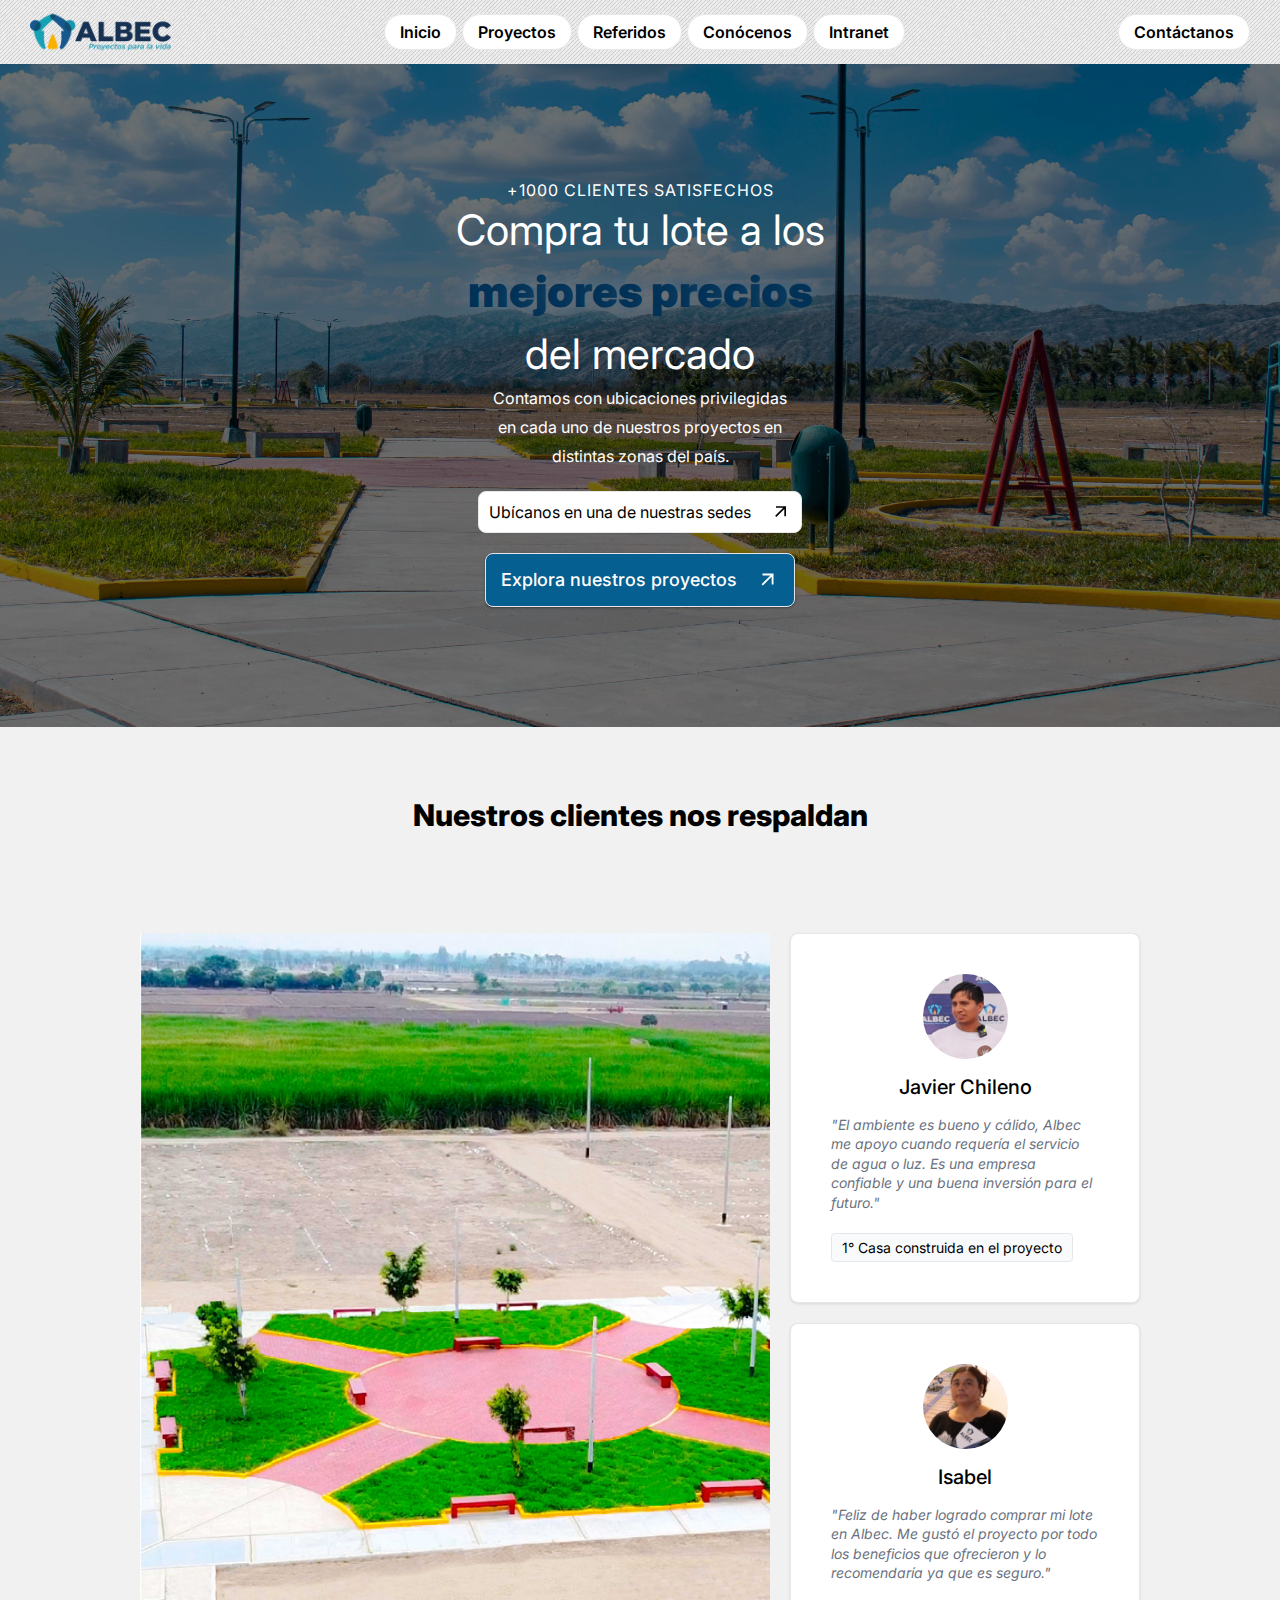
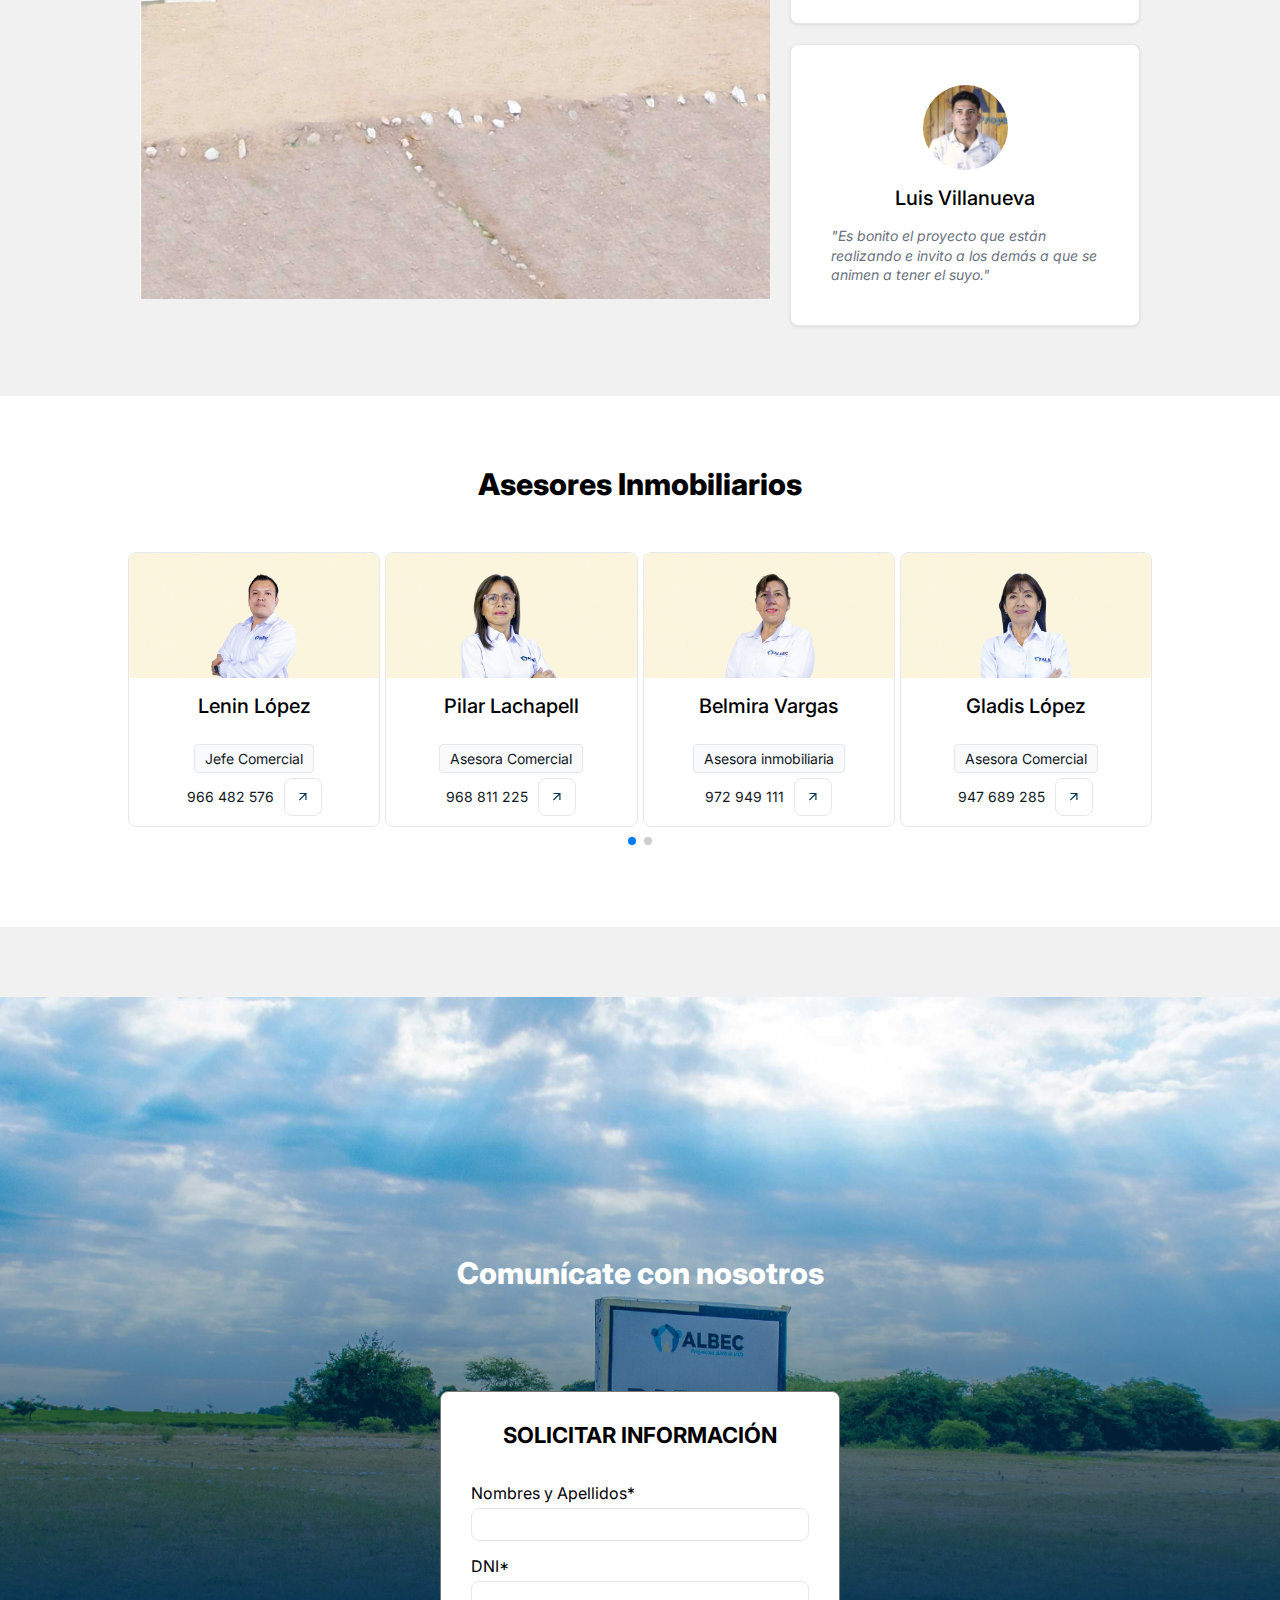
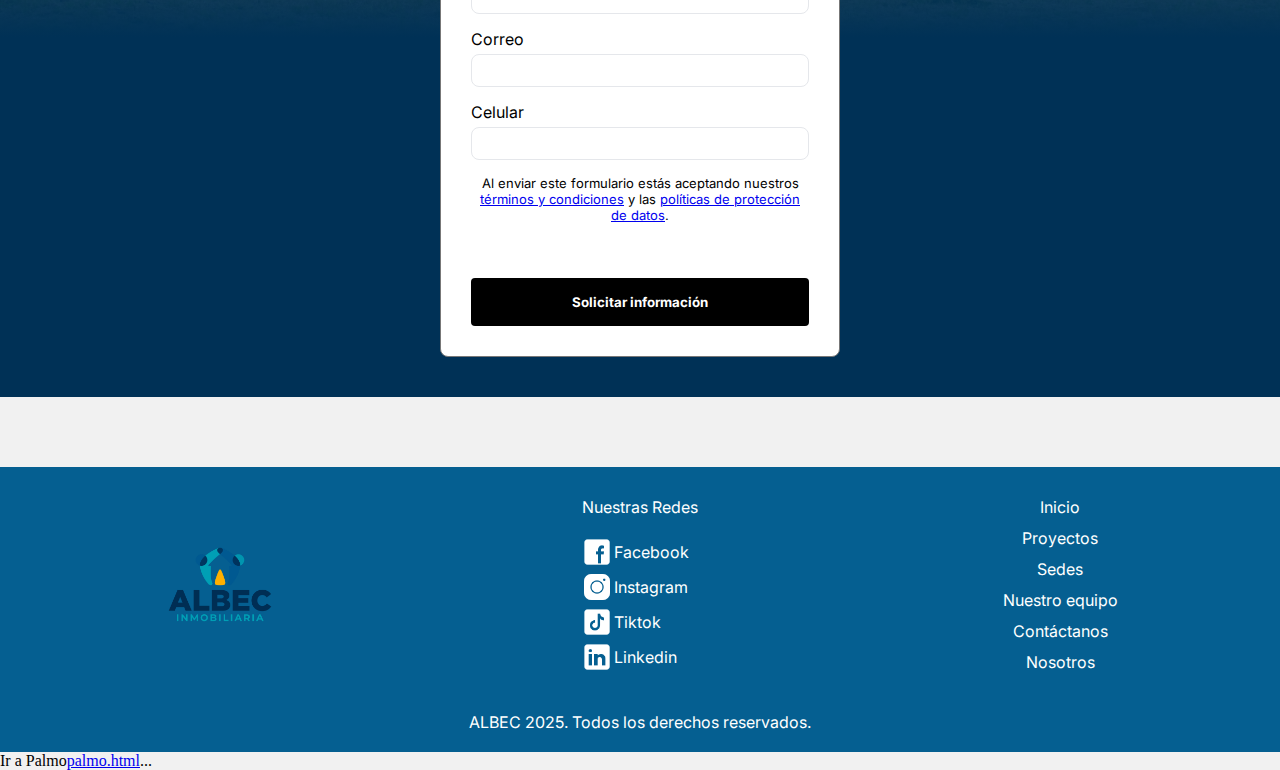
<file: index.html>
<!-- index.html -->
<!DOCTYPE html>
<html>

<head>
  <meta charset="UTF-8">
  <meta name="viewport" content="width=device-width, initial-scale=1.0">
  <title>ALBEC</title>

  <!-- FUENTE MONTSERRAT(PRINCIPAL) -->
  <link rel="preconnect" href="https://fonts.googleapis.com">
  <link rel="preconnect" href="https://fonts.gstatic.com" crossorigin>
  <link href="https://fonts.googleapis.com/css2?family=Montserrat:wght@100..900&display=swap" rel="stylesheet">

  <!-- FUENTE INTER(PRINCIPAL) -->
  <link rel="preconnect" href="https://fonts.googleapis.com">
  <link rel="preconnect" href="https://fonts.gstatic.com" crossorigin>
  <link href="https://fonts.googleapis.com/css2?family=Inter:opsz,wght@14..32,100..900&display=swap" rel="stylesheet">

  <!-- FUENTE FRAUNCES(HEADING) -->
  <link rel="preconnect" href="https://fonts.googleapis.com">
  <link rel="preconnect" href="https://fonts.gstatic.com" crossorigin>
  <link href="https://fonts.googleapis.com/css2?family=Fraunces:opsz,wght,SOFT@9..144,100..900,50&display=swap"
    rel="stylesheet">

  <!-- SWIPER JS(CARRUSEL) -->
  <link rel="stylesheet" href="https://cdn.jsdelivr.net/npm/swiper@11/swiper-bundle.min.css" />

  <!-- MAIN STYLE.CSS -->
  <link rel="preload" href="./css/index-style.css" as="style">
  <link rel="stylesheet" href="./css/index-style.css">
  <link rel="preload" href="./css/style.css" as="style">
  <link rel="stylesheet" href="./css/style.css">


  <!-- <meta http-equiv="refresh" content="0; url=palmo.html" /> -->
</head>

<body>
  <header class="header">
    <nav class="navbar">
      <a href="./index.html" class="navbar__logo">
        <img src="./src/img/logo_albec_horizontal.png" alt="Logo de ALBEC" height="48px">
      </a>
      <label class="navbar_menu-button">
        <input type="checkbox" class="button-checkbox">
        <span></span>
        <span></span>
        <span></span>
      </label>
      <ul class="navbar__enlaces">
        <a class="navbar__enlace" href="#">Inicio</a>
        <a class="navbar__enlace" href="#">Proyectos</a>
        <a class="navbar__enlace" href="#">Referidos</a>
        <a class="navbar__enlace" href="#">Conócenos</a>
        <a class="navbar__enlace" href="#">Intranet</a>
      </ul>
      <a class="navbar__enlace--contacto navbar__enlace navbar__a--colorbutton" href="#">Contáctanos</a>
    </nav>
  </header> <!-- FIN: HEADER -->

  <main class="main">
    <section class="hero">
      <div class="hero__filtro"></div>

        <div class="hero__texto">
          <p class="hero__informacion-top">+1000 clientes satisfechos</p>
          <!-- TITULO SIN EFECTO WAVE -->
<!--           <h1 class="hero__titulo">Compra tu lote a los <span>mejores precios</span> del
            mercado</h1> --> 
            
          <h1 class="hero__titulo">Compra tu lote a los 
            <span class="wave-text">
              <span>m</span><span>e</span><span>j</span><span>o</span><span>r</span><span>e</span><span>s</span><span>&nbsp;</span><span>p</span><span>r</span><span>e</span><span>c</span><span>i</span><span>o</span><span>s</span>
            </span>del mercado
          </h1>
          <p class="hero__informacion-bottom">Contamos con ubicaciones privilegidas en cada uno de
            nuestros proyectos en distintas zonas del país.</p>
          <div class="hero__botones">

            <a href="./palmo.html" class="hero__boton_a hero__boton_a-secundario">
              <span>Ubícanos en una de nuestras sedes</span>
              <svg class="icon icon-arrow-outward" aria-hidden="true">
                <use xlink:href="/src/icon/sprites.svg#icon-arrow-outward"></use>
              </svg>
            </a>

            <div class="hero__boton-principal">
              
              <a href="#" class="hero__boton_a hero__boton_a-primario elemento_translate-y">
                <span>Explora nuestros proyectos</span>
                <svg class="icon icon-arrow-outward" aria-hidden="true">
                  <use xlink:href="/src/icon/sprites.svg#icon-arrow-outward"></use>
                </svg>
              </a> 
              <div class="dropdown-menu tarjeta">
                <a href="./palmo.html">Palmo Dorado</a>
                <a href="./diamante.html">Diamante de Punta Sal</a>
                <a href="./sanignacio.html">Diamante de Mórrope</a>
                <a href="./paraisosol.html">Villa Real</a>
              </div>
              
            </div>

          </div>
        </div>

    </section>

    <section class="testimonios">
      <p class="testimonios__titulo">Nuestros clientes nos respaldan</p>

      <img src="./src/img/bg/index/1.jpg" alt="">

      <div class="testimonio tarjeta">
        <img src="./src/img/clientes/Javier chileno.jpg" alt="Foto de un cliente">
        <div class="testimonio__informacion">
          <p class="testimonio__nombre">Javier Chileno</p>
          <p class="testimonio__mensaje"><em>"El ambiente es bueno y cálido, Albec me apoyo cuando requería el servicio
              de
              agua o luz. Es una empresa confiable y una buena inversión para el futuro."</em></p>
          <p class="testimonio__detalle">1° Casa construida en el proyecto</p>
        </div>
      </div>
      <div class="testimonio tarjeta">
        <img src="./src/img/clientes/Isabel.jpg" alt="Foto de un cliente">
        <div class="testimonio__informacion">
          <p class="testimonio__nombre">Isabel</p>
          <p class="testimonio__mensaje"><em>"Feliz de haber logrado comprar mi lote en Albec. Me gustó el proyecto por
              todo
              los beneficios que ofrecieron y lo recomendaría ya que es seguro."</em></p>
        </div>
      </div>
      <div class="testimonio tarjeta">
        <img src="./src/img/clientes/Luis Villanueva.jpg" alt="Foto de un cliente">
        <div class="testimonio__informacion">
          <p class="testimonio__nombre">Luis Villanueva</p>
          <p class="testimonio__mensaje"><em>"Es bonito el proyecto que están realizando e invito a los demás a que se
              animen
              a tener el suyo."</em></p>
        </div>
      </div>
    </section>

    <section class="asesores">

      <div class="asesores__contenido">
        <p class="asesores__titulo">Asesores Inmobiliarios</p>

        <div class="swiper swiper3">
          <div class="swiper-wrapper">
            <div class="swiper-slide">
              <div class="asesor">
                <div class="asesor__imagen">
                  <img src="./src/img/asesores/lenin-cut-nobg.png" alt="Foto de asesor Lenin" draggable="false">
                </div>
                <div class="asesor__informacion">
                  <p class="asesor__nombre">Lenin López</p>
                  <p class="asesor__cargo">Jefe Comercial</p>
                  <div>
                    <p class="asesor__telefono">966 482 576</p>
                    <a class="asesor__icono boton" href="#"><img src="./src/icon/arrow-outward.svg"
                        alt="Ícono flecha afuera" width="14"></a>
                  </div>
                </div>
              </div>
            </div>

            <div class="swiper-slide">
              <div class="asesor">
                <div class="asesor__imagen">
                  <img src="./src/img/asesores/pilar-cut-nobg.png" alt="Foto de asesor Lenin" draggable="false">
                </div>
                <div class="asesor__informacion">
                  <p class="asesor__nombre">Pilar Lachapell</p>
                  <p class="asesor__cargo">Asesora Comercial</p>
                  <div>
                    <p class="asesor__telefono">968 811 225</p>
                    <a class="asesor__icono boton" href="#"><img src="./src/icon/arrow-outward.svg"
                        alt="Ícono flecha afuera" width="14"></a>
                  </div>
                </div>
              </div>
            </div>

            <div class="swiper-slide">
              <div class="asesor">
                <div class="asesor__imagen">
                  <img src="./src/img/asesores/belmira-cut-nobg.png" alt="Foto de asesor Lenin" draggable="false">
                </div>
                <div class="asesor__informacion">
                  <p class="asesor__nombre">Belmira Vargas</p>
                  <p class="asesor__cargo">Asesora inmobiliaria</p>
                  <div>
                    <p class="asesor__telefono">972 949 111</p>
                    <a class="asesor__icono boton" href="#"><img src="./src/icon/arrow-outward.svg"
                        alt="Ícono flecha afuera" width="14"></a>
                  </div>
                </div>
              </div>
            </div>

            <div class="swiper-slide">
              <div class="asesor">
                <div class="asesor__imagen">
                  <img src="./src/img/asesores/gladis-cut-nobg.png" alt="Foto de asesor Lenin" draggable="false">
                </div>
                <div class="asesor__informacion">
                  <p class="asesor__nombre">Gladis López</p>
                  <p class="asesor__cargo">Asesora Comercial</p>
                  <div>
                    <p class="asesor__telefono">947 689 285</p>
                    <a class="asesor__icono boton" href="#"><img src="./src/icon/arrow-outward.svg"
                        alt="Ícono flecha afuera" width="14"></a>
                  </div>
                </div>
              </div>
            </div>

            <div class="swiper-slide">
              <div class="asesor">
                <div class="asesor__imagen">
                  <img src="./src/img/asesores/graciela-cut-nobg.png" alt="Foto de asesor Lenin" draggable="false">
                </div>
                <div class="asesor__informacion">
                  <p class="asesor__nombre">Graciela Bueno</p>
                  <p class="asesor__cargo">Asesora inmobiliaria</p>
                  <div>
                    <p class="asesor__telefono">900 730 386</p>
                    <a class="asesor__icono boton" href="#"><img src="./src/icon/arrow-outward.svg"
                        alt="Ícono flecha afuera" width="14"></a>
                  </div>
                </div>
              </div>
            </div>

            <div class="swiper-slide">
              <div class="asesor">
                <div class="asesor__imagen">
                  <img src="./src/img/asesores/julio-cut-nobg.png" alt="Foto de asesor Lenin" draggable="false">
                </div>
                <div class="asesor__informacion">
                  <p class="asesor__nombre">Julio Calderon</p>
                  <p class="asesor__cargo">Asesor Comercial</p>
                  <div>
                    <p class="asesor__telefono">974 305 984</p>
                    <a class="asesor__icono boton" href="#"><img src="./src/icon/arrow-outward.svg"
                        alt="Ícono flecha afuera" width="14"></a>
                  </div>
                </div>
              </div>
            </div>

            <div class="swiper-slide">
              <div class="asesor">
                <div class="asesor__imagen">
                  <img src="./src/img/asesores/mayra-cut-nobg.png" alt="Foto de asesor Lenin" draggable="false">
                </div>
                <div class="asesor__informacion">
                  <p class="asesor__nombre">Mayra Fiestas</p>
                  <p class="asesor__cargo">Asesora Comercial</p>
                  <div>
                    <p class="asesor__telefono">975 031 290</p>
                    <a class="asesor__icono boton" href="#"><img src="./src/icon/arrow-outward.svg"
                        alt="Ícono flecha afuera" width="14"></a>
                  </div>
                </div>
              </div>
            </div>

            <div class="swiper-slide">
              <div class="asesor">
                <div class="asesor__imagen">
                  <img src="./src/img/asesores/monica-cut-nobg.png" alt="Foto de asesor Lenin" draggable="false">
                </div>
                <div class="asesor__informacion">
                  <p class="asesor__nombre">Monica Fiestas</p>
                  <p class="asesor__cargo">Jefa Comercial</p>
                  <div>
                    <p class="asesor__telefono">960 271 427</p>
                    <a class="asesor__icono boton" href="#"><img src="./src/icon/arrow-outward.svg"
                        alt="Ícono flecha afuera" width="14"></a>
                  </div>
                </div>
              </div>
            </div>

          </div>
          <div class="swiper-pagination swiper3-pagination"></div>
        </div> <!-- FIN: SWIPER 3 -->

      </div> <!-- FIN: ASESORES CONTENIDO -->


    </section> <!-- FIN: ASESORES -->

    <section class="solicitar-info">

      <div class="s_i-imagen"></div>
      <div class="s_i-colorbg">
      </div>

      <div class="s_i-contenido contenedor">

        <p class="s_i-titulo">Comunícate con nosotros</p>

        <form action="" class="s_i-formulario">
          <p class="formulario__titulo">Solicitar Información</p>

          <label class="formulario__campo" for="nombre">
            <span>Nombres y Apellidos*</span>
            <input class="formulario__input" id="nombre" type="text" placeholder="">
          </label>

          <label class="formulario__campo" for="apellido">
            <span>DNI*</span>
            <input class="formulario__input" id="apellido" type="tel" placeholder=""
              oninput="this.value = this.value.replace(/[^0-9]/g,'')" maxlength="8">
          </label>

          <label class="formulario__campo" for="correo">
            <span>Correo</span>
            <input class="formulario__input" id="correo" type="email" placeholder="">
          </label>

          <label class="formulario__campo" for="celular">
            <span>Celular</span>
            <input class="formulario__input" id="celular" type="tel"
              oninput="this.value = this.value.replace(/[^0-9]/g,'')" maxlength="9">
          </label>

          <p class="formulario__informacion">Al enviar este formulario estás aceptando nuestros <a
              href="https://www.albec.com.pe/terminos-y-condiciones/">términos y condiciones</a> y las <a
              href="https://www.albec.com.pe/politicas-medioambientales/">políticas de protección de
              datos</a>.
          </p>
          <input class="formulario__input--submit" type="submit" value="Solicitar información">
        </form> <!-- FIN: FORMULARIO -->

      </div> <!-- FIN: SOLICITAR INFORMACION CONTENIDO -->

    </section> <!-- FIN: SOLICITAR INFORMACION -->

  </main>

  <footer class="footer">

    <div class="footer_contenido">
      <a href="#">
        <img src="./src/img/logo_albec.png" Logo de empresa ALBEC" draggable="false" class="logo">
      </a>
      <div class="footer_redes">
        <p>Nuestras Redes</p>
        <ul>
          <a href="#">
            <img class="icono" src="./src/icon/sm/facebook.webp" alt="ícono de facebook">
            Facebook
          </a>
          <a href="#">
            <img class="icono" src="./src/icon/sm/instagram.webp" alt="ícono de instagram">
            Instagram
          </a>
          <a href="#">
            <img class="icono" src="./src/icon/sm/tiktok.webp" alt="ícono de tiktok">
            Tiktok
          </a>
          <a href="#">
            <img class="icono" src="./src/icon/sm/linkedin.webp" alt="ícono de linkedin">
            Linkedin
          </a>
        </ul>
      </div>
      <div class="footer_enlaces">
        <ul>
          <a href="#">Inicio</a>
          <a href="#">Proyectos</a>
          <a href="#">Sedes</a>
          <a href="#">Nuestro equipo</a>
          <a href="#">Contáctanos</a>
          <a href="#">Nosotros</a>
        </ul>
      </div>
      <p class="footer_informacion-bottom">ALBEC 2025. Todos los derechos reservados.</p>
    </div>

  </footer> <!-- FIN: FOOTER -->

  <p>Ir a Palmo<a href="palmo.html">palmo.html</a>...</p>


  <script src="https://cdn.jsdelivr.net/npm/swiper@11/swiper-bundle.min.js"></script>
  <script src="./js/carousel.js"></script>
</body>

</html>
</file>
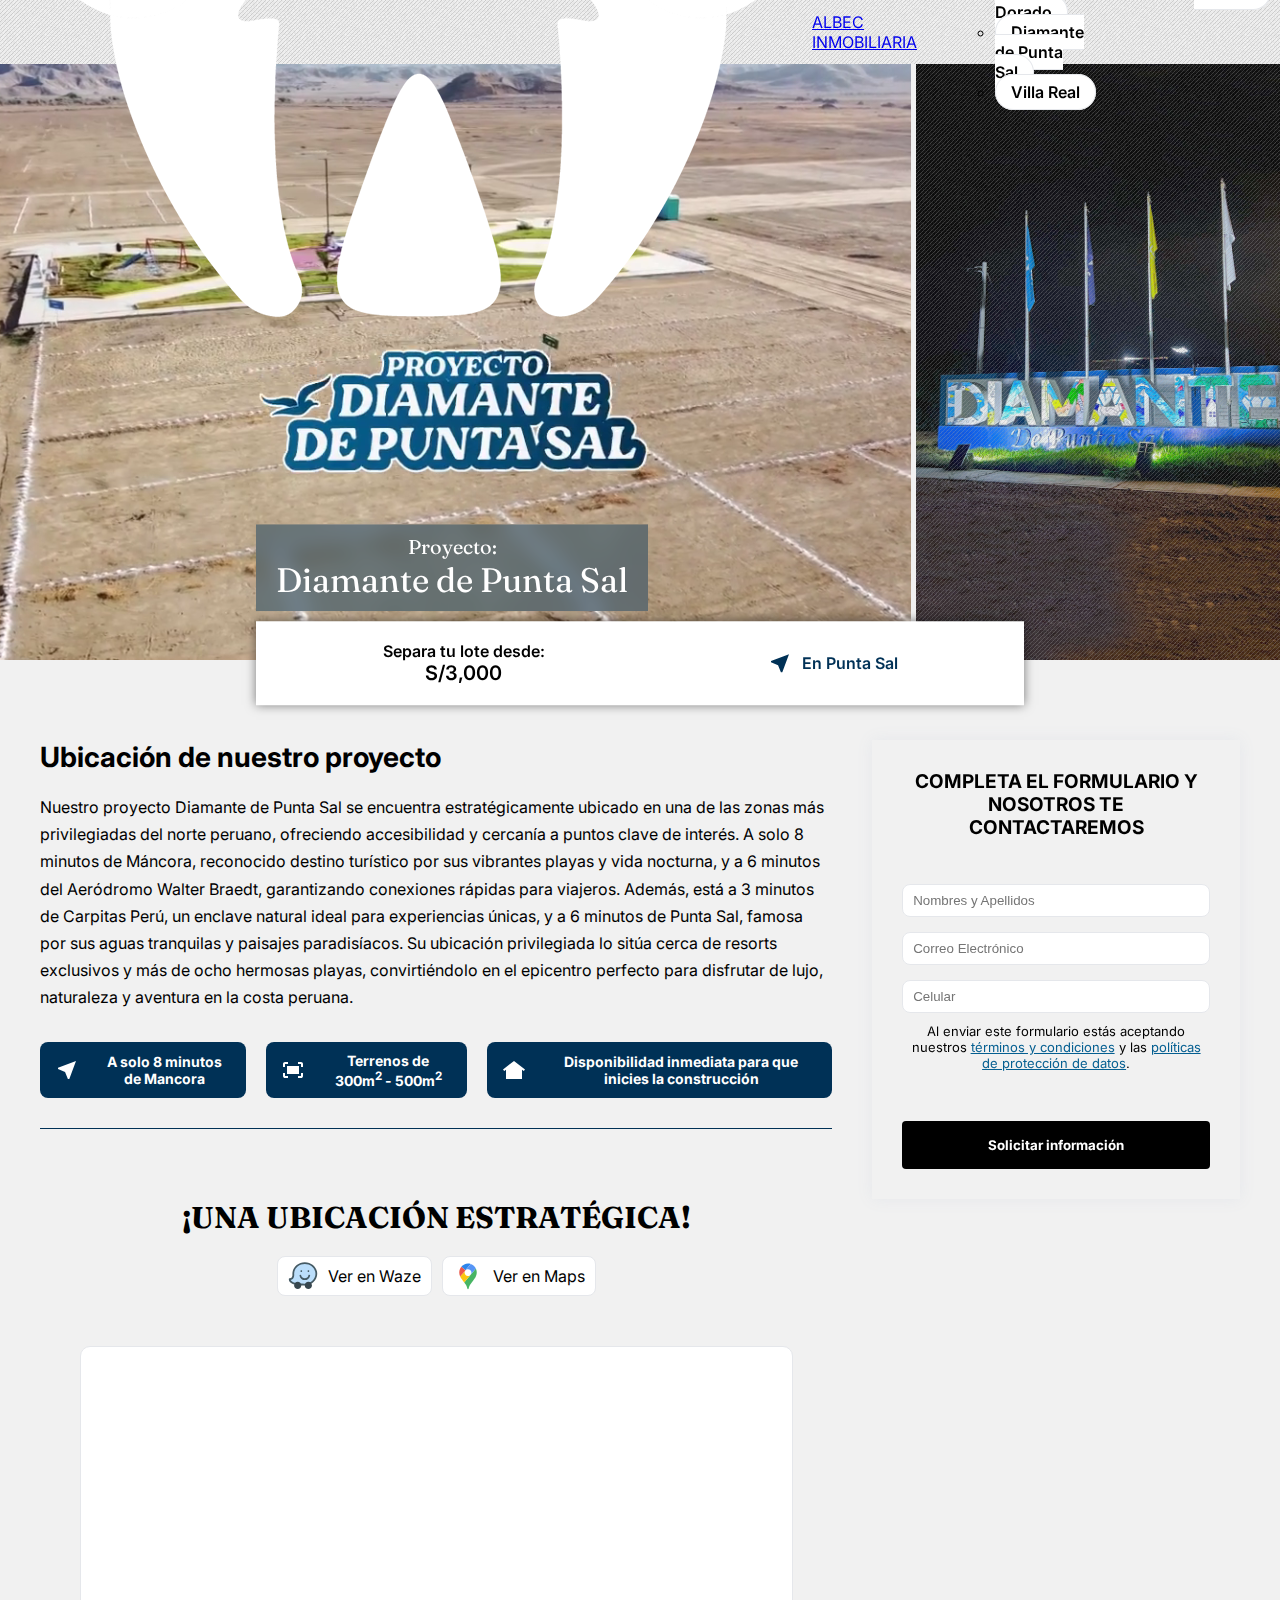
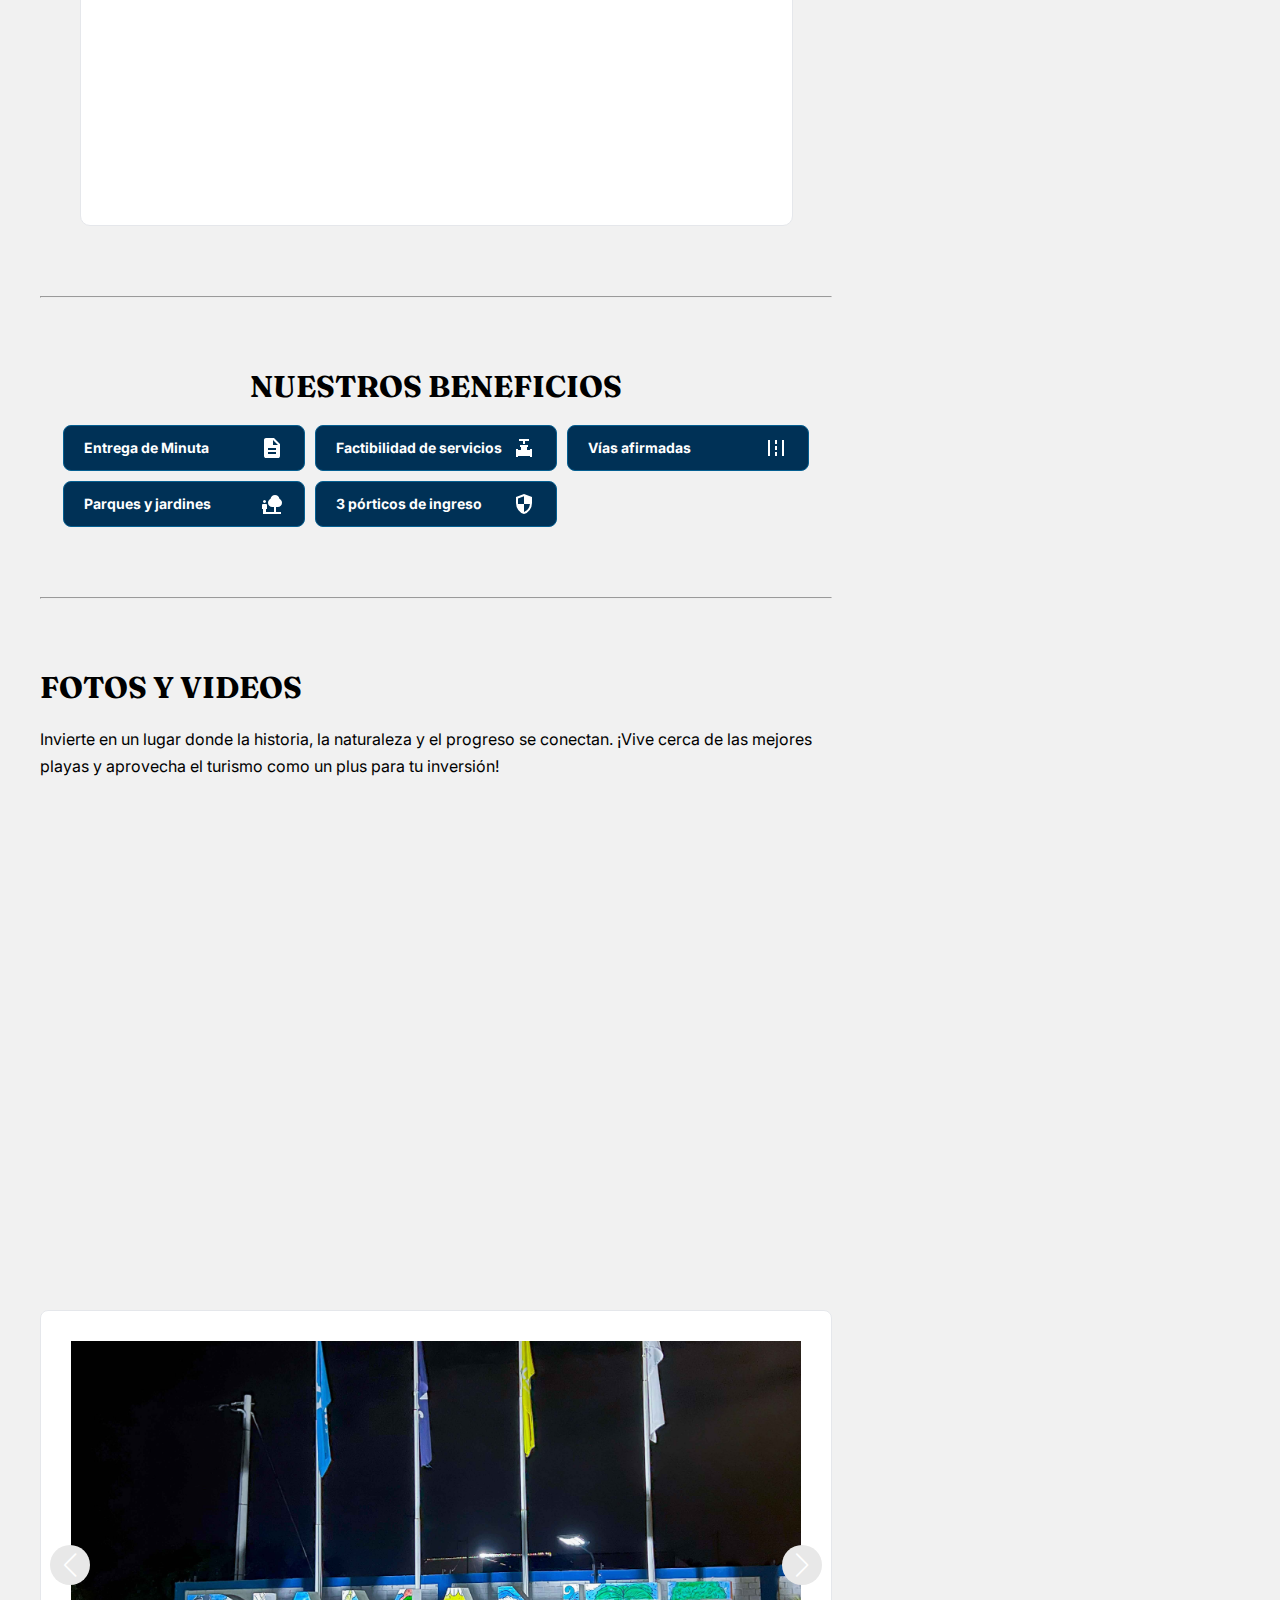
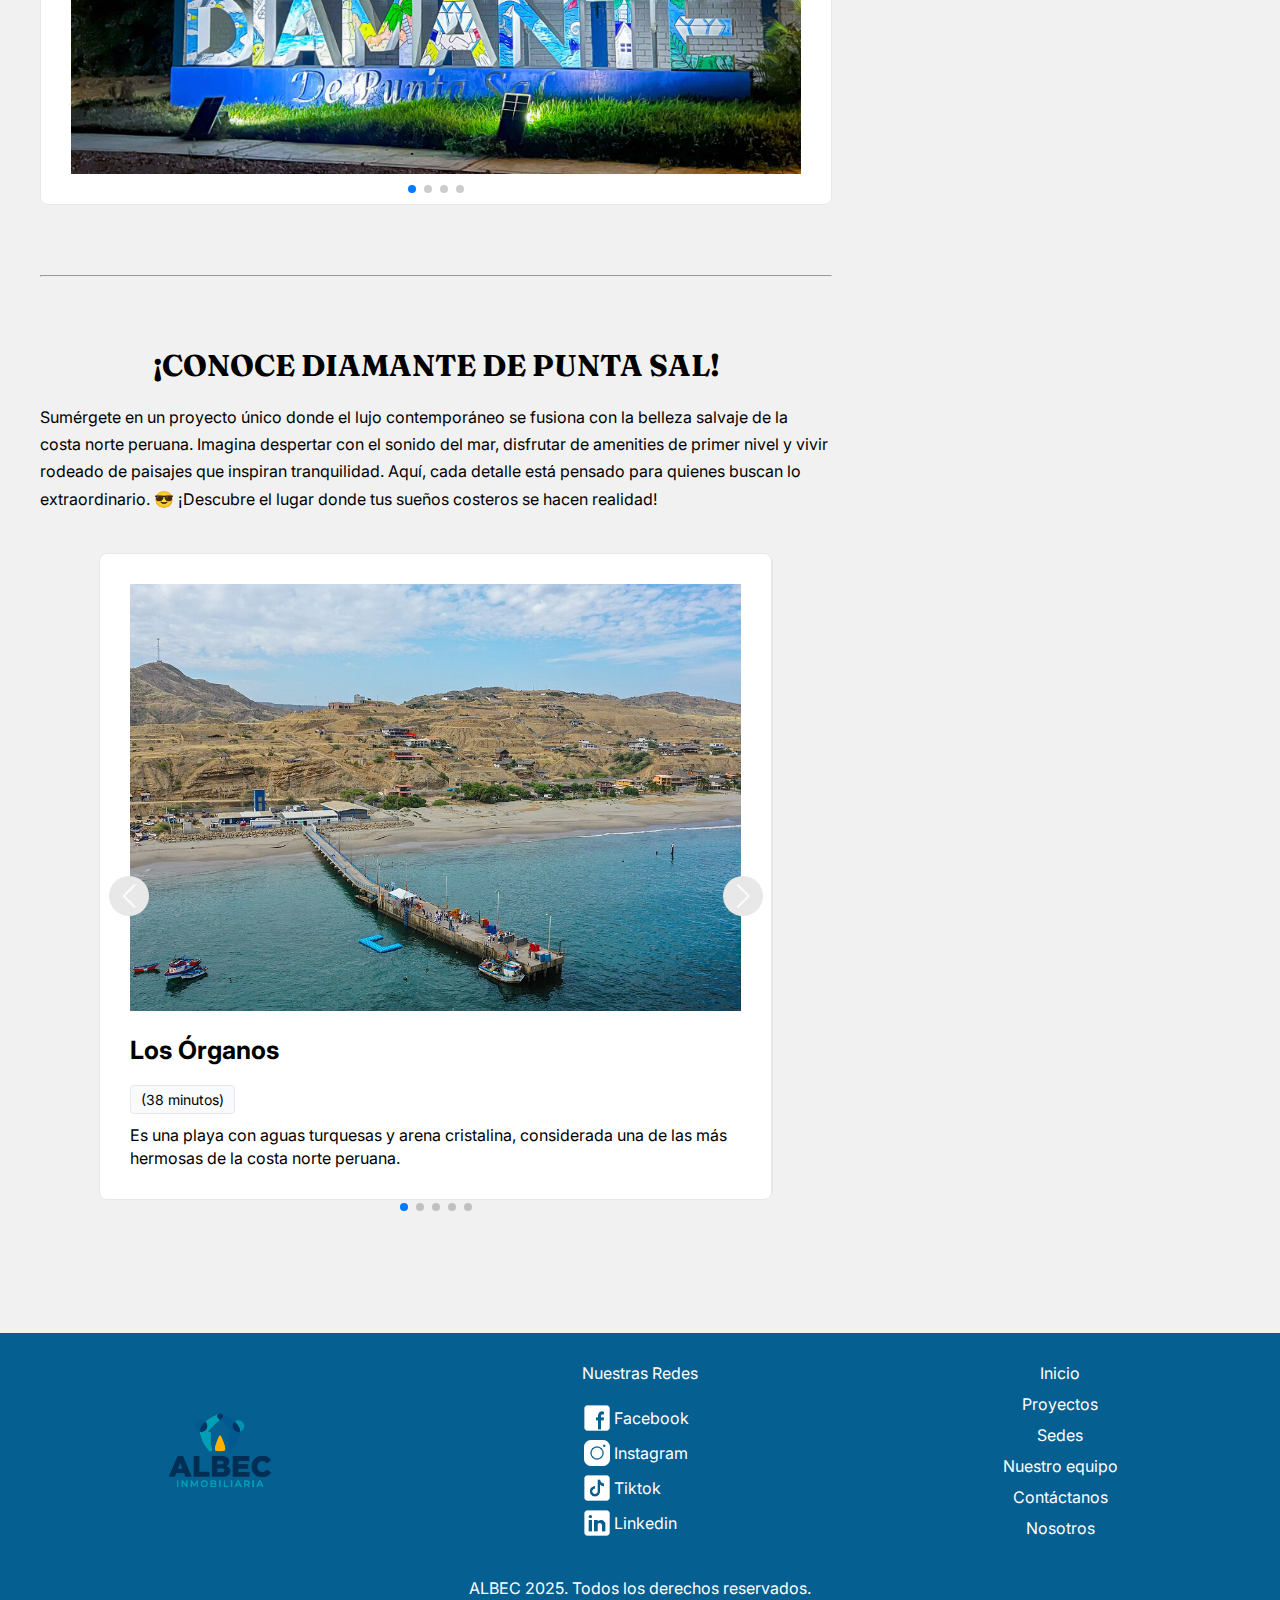
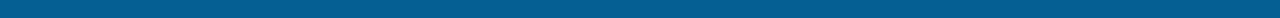
<file: diamante.html>
<!DOCTYPE html>
<html lang="en">

<head>
    <meta charset="UTF-8">
    <meta name="viewport" content="width=device-width, initial-scale=1.0">
    <title>ALBEC</title>

    <!-- FUENTE INTER(PRINCIPAL) -->
    <link rel="preconnect" href="https://fonts.googleapis.com">
    <link rel="preconnect" href="https://fonts.gstatic.com" crossorigin>
    <link href="https://fonts.googleapis.com/css2?family=Inter:opsz,wght@14..32,100..900&display=swap" rel="stylesheet">

    <!-- FUENTE FRAUNCES(HEADING) -->
    <link rel="preconnect" href="https://fonts.googleapis.com">
    <link rel="preconnect" href="https://fonts.gstatic.com" crossorigin>
    <link href="https://fonts.googleapis.com/css2?family=Fraunces:opsz,wght,SOFT@9..144,100..900,50&display=swap"
        rel="stylesheet">

    <!-- SWIPER JS(CARRUSEL) -->
    <link rel="stylesheet" href="https://cdn.jsdelivr.net/npm/swiper@11/swiper-bundle.min.css" />

    <!-- PLYR (BOTONES DE VIDEO) -->
    <link rel="stylesheet" href="https://cdn.plyr.io/3.7.8/plyr.css" />

    <!-- AOS (ANIMACIONES LIGERAS) -->
    <link href="https://unpkg.com/aos@2.3.1/dist/aos.css" rel="stylesheet">

    <!-- MAIN STYLE.CSS -->
    <link rel="preload" href="./css/index-style.css" as="style">
    <link rel="stylesheet" href="./css/index-style.css">
    <link rel="preload" href="./css/style.css" as="style">
    <link rel="stylesheet" href="./css/style.css">

    <style>
        @media (min-width: 1000px) {
            .muestra__imagen {
                background-image: url(../src/img/bg/diamante/1.jpg);
            }
        }
    </style>
</head>

<body>

    <header class="header">
        <nav class="navbar">
            <a href="./index.html" class="navbar__logo">
                <img src="./src/img/logo_albec_icon_blanco.webp" alt="Logo de ALBEC">
                <div>
                    <p>ALBEC</p>
                    <p>INMOBILIARIA</p>
                </div>
            </a>
            <label class="navbar_menu-button">
                <input type="checkbox" class="button-checkbox" id="menu-toggle">
                <span></span>
                <span></span>
                <span></span>
            </label>
            <ul class="navbar__enlaces" id="menu-enlaces">
                <li><a class="navbar__enlace" href="./index.html">Inicio</a></li>
                <li>
                    <a class="navbar__enlace" href="#">Proyectos</a>
                    <ul class="navbar__enlace--menu">
                        <li><a class="navbar__enlace" href="./palmo.html">Palmo Dorado</a></li>
                        <li><a class="navbar__enlace" href="./diamante.html">Diamante de Punta Sal</a></li>
                        <li><a class="navbar__enlace" href="./villa.html">Villa Real</a></li>
                    </ul>
                </li>
                <li><a class="navbar__enlace" href="./sedes.html">Sedes</a></li>
                <li><a class="navbar__enlace" href="./quienes-somos.html">¿Quienes somos?</a></li>
                <li><a class="navbar__enlace" href="#">Intranet</a></li>
                <li><a class="navbar__enlace--contacto navbar__enlace" href="#">Contáctanos</a></li>
            </ul>
        </nav>
    </header> <!-- FIN: HEADER -->

    <main class="main">

        <section class="muestra contenedor2">
            <article class="muestra__imagen">
            </article>

            <article class="muestra__video">
                <video class="video" src="./src/video/DPS VIDEO WEB QUEDA.mp4" autoplay loop muted playsinline
                    aria-hidden="true"></video>
            </article>

            <div class="muestra__banner">
                <div class="banner__titulo">
                    <p>Proyecto:</p>
                    <p>Diamante de Punta Sal</p>
                </div>
                <div class="banner__informacion">
                    <div>
                        <p>Separa tu lote desde:</p>
                        <p>S/3,000</p>
                    </div>
                    <div>
                        <img src="./src/icon/near-me-colorprimario.svg" alt="Ícono de ubicación">
                        <p>En Punta Sal</p>
                    </div>
                </div>
            </div>

        </section> <!-- FIN: MUESTRA -->

        <section class="contenido fuente-principal contenedor">

            <div class="informacion__izquierda">

                <section class="informacion__entrada">
                    <h2>Ubicación de nuestro proyecto</h2>

                    <p>Nuestro proyecto Diamante de Punta Sal se encuentra estratégicamente ubicado en una de las zonas
                        más privilegiadas del norte peruano, ofreciendo accesibilidad y cercanía a puntos clave de
                        interés. A solo 8 minutos de Máncora, reconocido destino turístico por sus vibrantes playas y
                        vida nocturna, y a 6 minutos del Aeródromo Walter Braedt, garantizando conexiones rápidas para
                        viajeros. Además, está a 3 minutos de Carpitas Perú, un enclave natural ideal para experiencias
                        únicas, y a 6 minutos de Punta Sal, famosa por sus aguas tranquilas y paisajes paradisíacos. Su
                        ubicación privilegiada lo sitúa cerca de resorts exclusivos y más de ocho hermosas playas,
                        convirtiéndolo en el epicentro perfecto para disfrutar de lujo, naturaleza y aventura en la
                        costa peruana.
                    </p>
                </section> <!-- [1.1]  FIN: INFORMACION ENTRADA -->

                <section class="informacion__top">
                    <div>
                        <p>A solo 8 minutos de Mancora</p>
                        <img src="./src/icon/near-me.svg" alt="Ícono sobre cerca de ciudad" draggable="false">
                    </div>
                    <div>
                        <p>Terrenos de 300m<sup>2</sup> - 500m<sup>2</sup></p>
                        <img src="./src/icon/size.svg" alt="Ícono sobre tamaño de lote" draggable="false">
                    </div>
                    <div>
                        <p>Disponibilidad inmediata para que inicies la construcción</p>
                        <img src="./src/icon/house.svg" alt="Ícono sobre una casa construida" draggable="false">
                    </div>
                </section> <!-- [1.2]  FIN: INFORMACION TOP -->

                <div class="separador"></div> <!-- SEPARADOR NO SEMÁNTICO -->

                <section class="ubicacion">
                    <div class="ubicacion__banner">
                        <p class="r-titulos">¡Una ubicación estratégica!</p>
                        <div class="ubicacion__botones">
                            <a class="ubicacion__boton button-roundborder-simple"><img src="./src/icon/waze.svg"
                                    alt="Icono de waze" width="30px">Ver en Waze</a>
                            <a class="ubicacion__boton button-roundborder-simple"><img src="./src/icon/maps.svg"
                                    alt="Icono de Google Maps" width="30px">Ver en Maps</a>
                        </div>
                    </div>
                    <iframe class="ubicacion__mapa tarjeta-grid"
                        src="https://www.google.com/maps/d/embed?mid=186APfWQfYQWGbNsHQb0oonGSiSC5xB8&amp;ehbc=2E312F"
                        width="95%" height="480">
                    </iframe>
                </section> <!-- [1.3] FIN: UBICACION -->

                <hr> <!-- SEPARADOR SEMANTICO -->

                <section class="beneficios">
                    <p class="beneficios__titulo">Nuestros beneficios</p>
                    <div class="beneficios__layout">
                        <div class="beneficio">
                            <p>
                                Entrega de Minuta
                            </p>
                            <img src="./src/icon/document.svg" alt="Ícono sobre un documento" draggable="false">
                        </div>
                        <div class="beneficio">
                            <p>
                                Factibilidad de servicios
                            </p>
                            <img src="./src/icon/valve.svg" alt="Ícono sobre una válvula" draggable="false">
                        </div>
                        <div class="beneficio">
                            <p>
                                Vías afirmadas
                            </p>
                            <img src="./src/icon/road.svg" alt="Ícono sobre una carretera" draggable="false">
                        </div>
                        <div class="beneficio">
                            <p>
                                Parques y jardines
                            </p>
                            <img src="./src/icon/tree-and-person.svg" alt="Ícono sobre un arbol y una persona"
                                draggable="false">
                        </div>

                        <div class="beneficio">
                            <p>
                                3 pórticos de ingreso
                            </p>
                            <img src="./src/icon/security.svg" alt="Ícono sobre un escudo de seguridad"
                                draggable="false">
                        </div>
                    </div>
                </section> <!-- [1.4] FIN: BENEFICIOS -->

                <hr> <!-- SEPARADOR SEMANTICO -->

                <section class="recursos">
                    <p class="recursos__titulo">Fotos y Videos</p>
                    <p class="recursos__informacion">
                        Invierte en un lugar donde la historia, la naturaleza y el progreso se conectan. ¡Vive cerca de
                        las mejores playas y aprovecha el turismo como un plus para tu inversión!
                    </p>
                    <div class="recursos__videos">
                        <iframe src="https://www.youtube.com/embed/uz8PfB9M1xI?si=WCywfaeXdN0GJxcd"
                            title="YouTube video player" frameborder="0"
                            allow="accelerometer; autoplay; clipboard-write; encrypted-media; gyroscope; picture-in-picture"
                            allowfullscreen>
                        </iframe>
                    </div>
                    <div class="recursos__fotos">
                        <!-- Slider main container -->

                        <div>
                            <!-- Slider main container -->
                            <div class="swiper swiper1">
                                <!-- Additional required wrapper -->
                                <div class="swiper-wrapper">
                                    <!-- Slides -->
                                    <div class="swiper-slide">
                                        <div class="recursos__foto">
                                            <img src="./src/img/carousel/diamante/1.jpg"
                                                alt="Imagen del museo Tumbas Reales">
                                        </div>
                                    </div>
                                    <div class="swiper-slide">
                                        <div class="recursos__foto">
                                            <img src="./src/img/carousel/diamante/2.jpg"
                                                alt="Imagen del bosque de Pomac">
                                        </div>
                                    </div>
                                    <div class="swiper-slide">
                                        <div class="recursos__foto">
                                            <img src="./src/img/carousel/diamante/3.jpg"
                                                alt="Imagen de las pirámides de Túcume">

                                        </div>
                                    </div>
                                    <div class="swiper-slide">
                                        <div class="recursos__foto">
                                            <img src="./src/img/carousel/diamante/3.jpg"
                                                alt="Imagen de la playa Pimentel">

                                        </div>
                                    </div>

                                </div>
                                <!-- If we need pagination -->
                                <div class="swiper-pagination swiper1-pagination"></div>
                                <!-- If we need navigation buttons -->
                                <div class="swiper-button-prev swiper1-prev"></div>
                                <div class="swiper-button-next swiper1-next"></div>
                            </div>
                        </div>

                    </div>
                </section> <!-- [1.5] FIN: RECURSOS -->

                <hr> <!-- SEPARADOR SEMANTICO -->

                <section class="conoce">
                    <p class="r-titulos">¡Conoce Diamante de Punta Sal!</p>
                    <p class="conoce__informacion">
                        Sumérgete en un proyecto único donde el lujo contemporáneo se fusiona con la belleza salvaje de
                        la costa norte peruana. Imagina despertar con el sonido del mar, disfrutar de amenities de
                        primer nivel y vivir rodeado de paisajes que inspiran tranquilidad. Aquí, cada detalle está
                        pensado para quienes buscan lo extraordinario. 😎 ¡Descubre el lugar donde tus sueños costeros
                        se hacen realidad!
                    </p>

                    <div>
                        <!-- Slider main container -->
                        <div class="swiper swiper2">
                            <!-- Additional required wrapper -->
                            <div class="swiper-wrapper">
                                <!-- Slides -->
                                <div class="swiper-slide">
                                    <div class="conoce__elemento">
                                        <img src="./src/img/carousel/diamante/version-horizontal/los-organos.jpg"
                                            alt="Los Órganos">
                                        <p>Los Órganos</p>
                                        <p>(38 minutos)</p>
                                        <p>Es una playa
                                            con aguas turquesas y arena cristalina,
                                            considerada una de las más hermosas de la costa
                                            norte peruana.</p>
                                    </div>
                                </div>
                                <div class="swiper-slide">
                                    <div class="conoce__elemento">
                                        <img src="./src/img/carousel/diamante/version-horizontal/mancora.jpg"
                                            alt="Máncora">
                                        <p>Máncora</p>
                                        <p>(12 minutos)</p>
                                        <p>Es una playa
                                            popular con una animada vida nocturna y condiciones ideales
                                            para el surf.</p>
                                    </div>
                                </div>
                                <div class="swiper-slide">
                                    <div class="conoce__elemento">
                                        <img src="./src/img/carousel/diamante/version-horizontal/nuro.png"
                                            alt="PLAYA Ñuro">
                                        <p>Playa Ñuro</p>
                                        <p>(45 minutos)</p>
                                        <p>Posee
                                            aguas de color turquesa donde se puede disfrutar de
                                            impresionantes olas, también es un destino excelente
                                            para nadar y bucear junto con las tortugas marinas.</p>
                                    </div>
                                </div>
                                <div class="swiper-slide">
                                    <div class="conoce__elemento">
                                        <img src="./src/img/carousel/diamante/version-horizontal/punta-sal.jpg"
                                            alt="Punta Sal">
                                        <p>Punta Sal</p>
                                        <p>(8 minutos)</p>
                                        <p>Se encuentra a 8 minutos de nuestro proyecto y se
                                            caracteriza por sus aguas cálidas y tranquilas,
                                            su arena blanca y su gran variedad de fauna marina.</p>
                                    </div>
                                </div>
                                <div class="swiper-slide">
                                    <div class="conoce__elemento">
                                        <img src="./src/img/carousel/diamante/version-horizontal/rustica.jpg"
                                            alt="Hotel Rustica">
                                        <p>Hotel Rústica</p>
                                        <p>(39 hora)</p>
                                        <p>onde se ofrece
                                            restaurante, bar, piscina, karaoke, discoteca, camping y
                                            zonas de fogata.</p>
                                    </div>
                                </div>
                            </div>
                            <!-- If we need pagination -->
                            <div class="swiper-pagination swiper2-pagination"></div>

                            <!-- If we need navigation buttons -->
                            <div class="swiper-button-prev swiper2-prev"></div>
                            <div class="swiper-button-next swiper2-next"></div>
                        </div>
                    </div>

                </section> <!-- [1.5] FIN: CONOCE -->

            </div> <!-- FIN INFORMACION IZQUIERDA -->


            <div class="informacion__derecha">

                <form class="formulario">
                    <p class="formulario__titulo">Completa el formulario y nosotros te contactaremos</p>
                    <label class="formulario__campo" for="nombre">
                        <input class="formulario__input" id="nombre" type="text" placeholder="Nombres y Apellidos">
                    </label>
                    <label class="formulario__campo" for="correo">
                        <input class="formulario__input" id="correo" type="email" placeholder="Correo Electrónico">
                    </label>
                    <label class="formulario__campo" for="celular">
                        <input class="formulario__input" id="celular" type="tel"
                            oninput="this.value = this.value.replace(/[^0-9]/g,'')" maxlength="9" placeholder="Celular">
                    </label>
                    <p class="formulario__informacion">Al enviar este formulario estás aceptando nuestros <a
                            href="https://www.albec.com.pe/terminos-y-condiciones/">términos y condiciones</a> y las <a
                            href="https://www.albec.com.pe/politicas-medioambientales/">políticas de protección de
                            datos</a>.
                    </p>
                    <input class="formulario__input--submit" type="submit" value="Solicitar información">
                </form> <!-- FIN: FORMULARIO -->

            </div> <!-- FIN: INFORMACION DERECHA -->

        </section> <!-- FIN: CONTENIDO -->

    </main>

    <footer class="footer">

        <div class="footer_contenido">
            <a href="#">
                <img src="./src/img/logo_albec.png" Logo de empresa ALBEC" draggable="false" class="logo">
            </a>
            <div class="footer_redes">
                <p>Nuestras Redes</p>
                <ul>
                    <a href="#">
                        <img class="icono" src="./src/icon/sm/facebook.webp" alt="ícono de facebook">
                        Facebook
                    </a>
                    <a href="#">
                        <img class="icono" src="./src/icon/sm/instagram.webp" alt="ícono de instagram">
                        Instagram
                    </a>
                    <a href="#">
                        <img class="icono" src="./src/icon/sm/tiktok.webp" alt="ícono de tiktok">
                        Tiktok
                    </a>
                    <a href="#">
                        <img class="icono" src="./src/icon/sm/linkedin.webp" alt="ícono de linkedin">
                        Linkedin
                    </a>
                </ul>
            </div>
            <div class="footer_enlaces">
                <ul>
                    <a href="./index.html">Inicio</a>
                    <a href="#">Proyectos</a>
                    <a href="#">Sedes</a>
                    <a href="#">Nuestro equipo</a>
                    <a href="#">Contáctanos</a>
                    <a href="#">Nosotros</a>
                </ul>
            </div>
            <p class="footer_informacion-bottom">ALBEC 2025. Todos los derechos reservados.</p>
        </div>

    </footer> <!-- FIN: FOOTER -->

    <script src="https://cdn.jsdelivr.net/npm/swiper@11/swiper-bundle.min.js"></script>
    <script src="https://cdn.plyr.io/3.7.8/plyr.polyfilled.js"></script>
    <script src="https://unpkg.com/aos@2.3.1/dist/aos.js"></script>
    <script src="./js/carousel.js"></script>
    <script src="./js/script.js"></script>
</body>

</html>
</file>
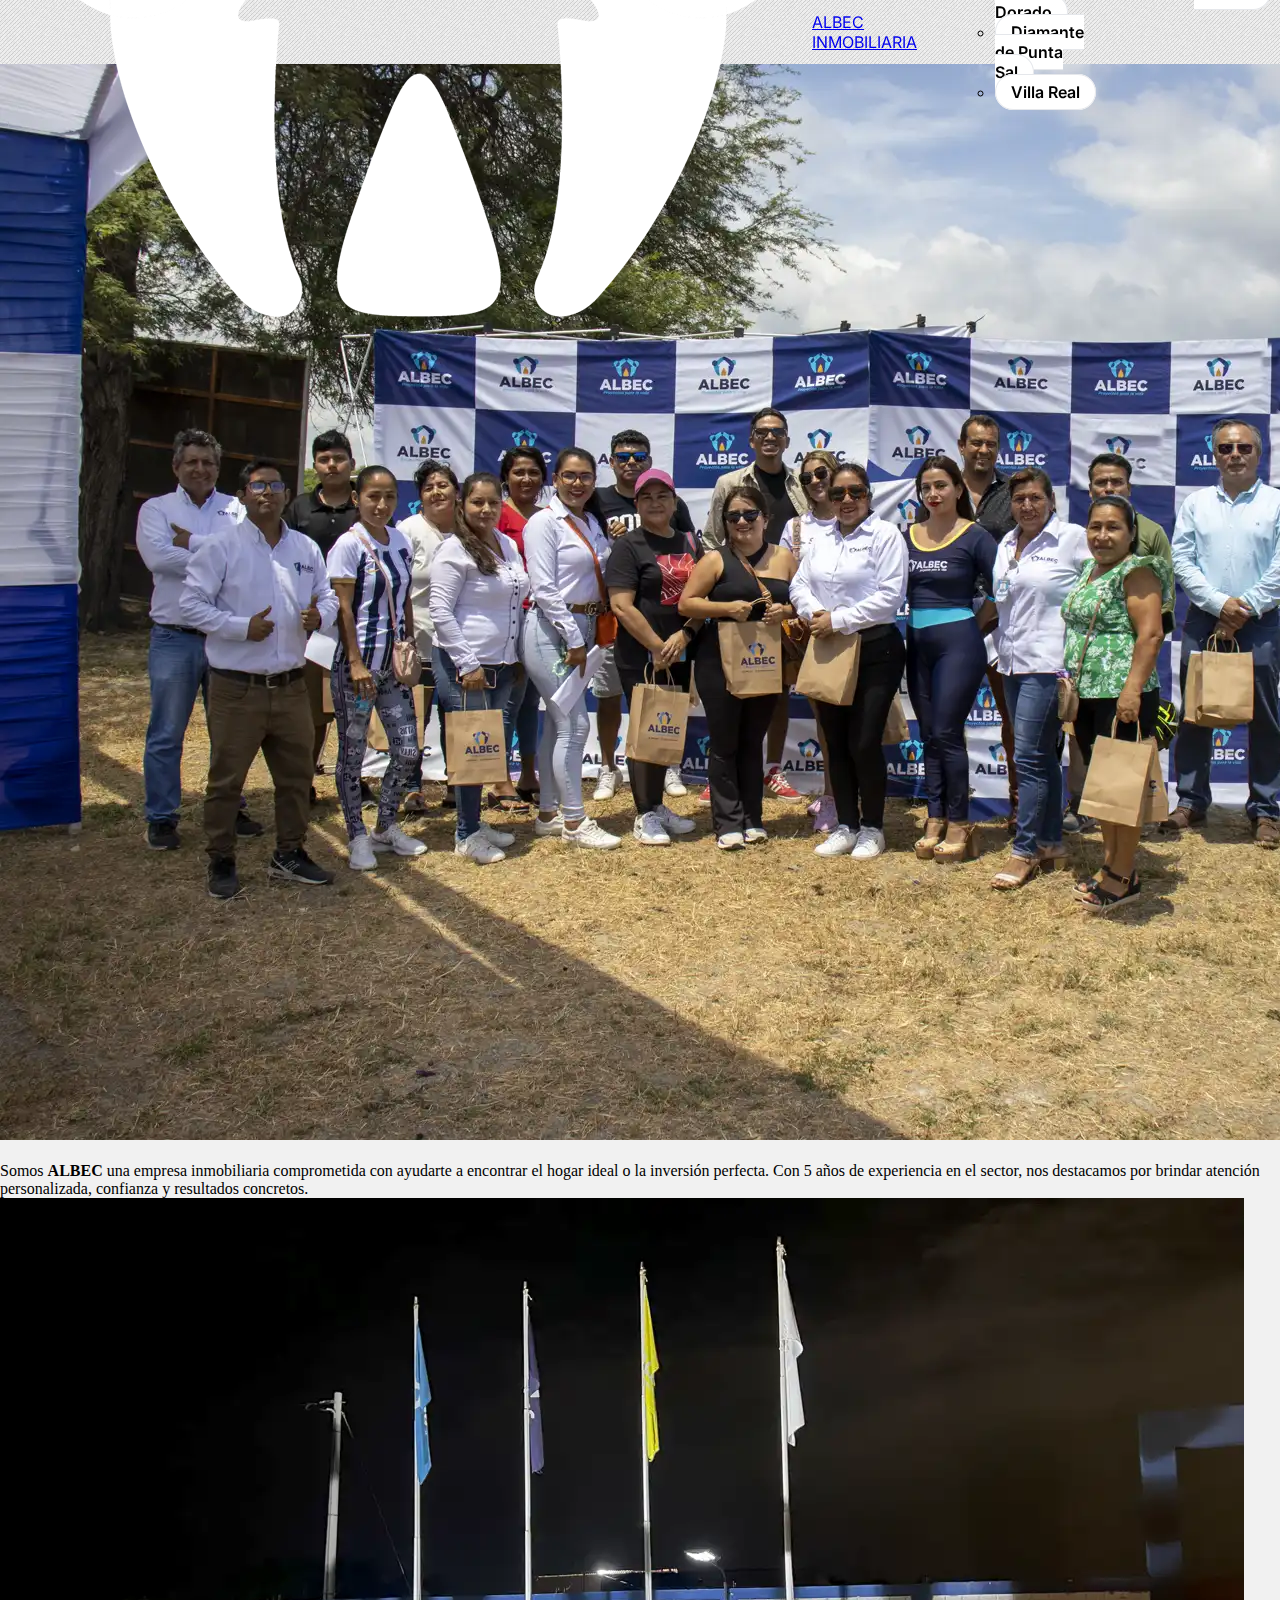
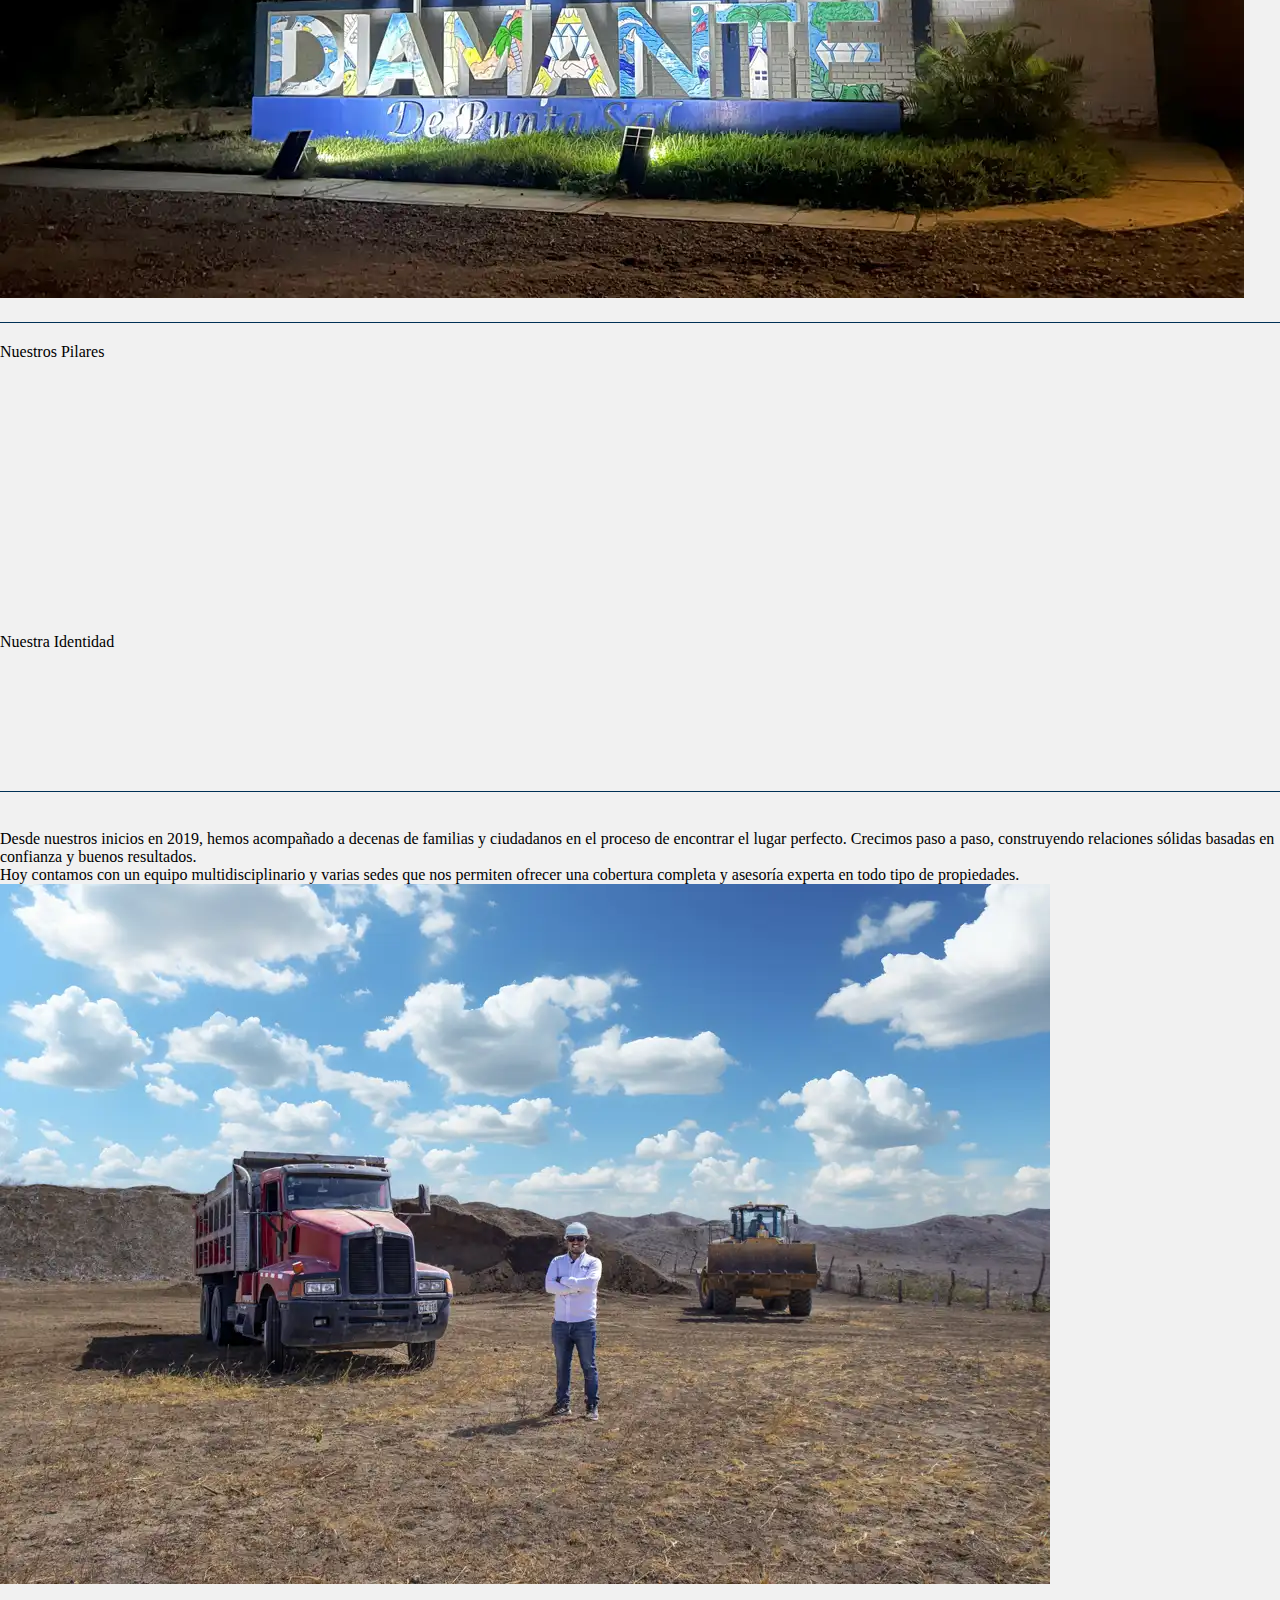
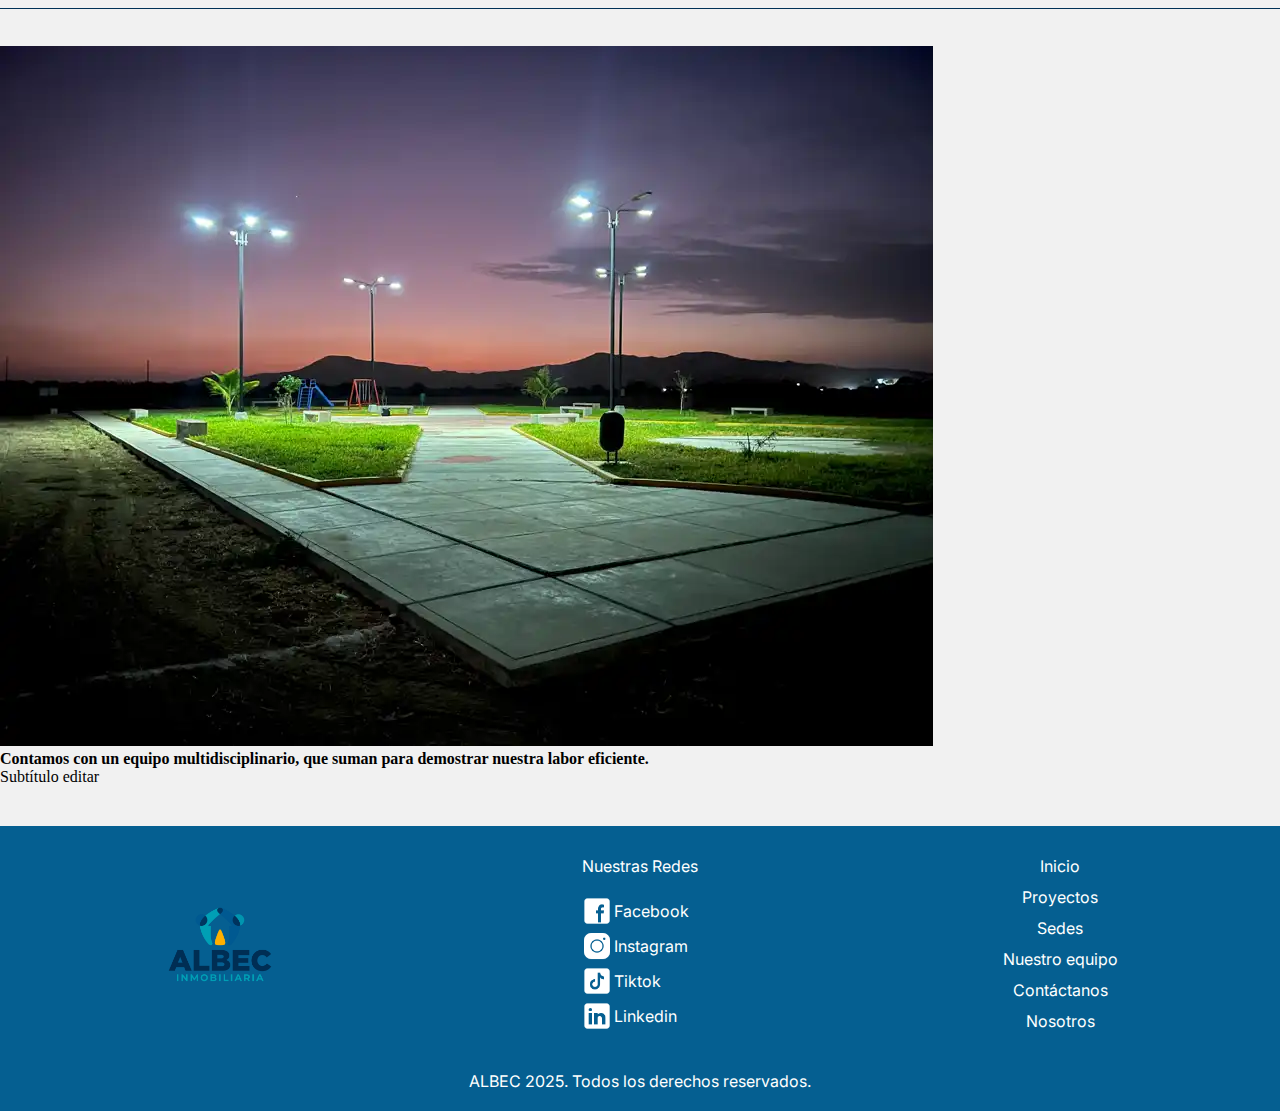
<file: quienes-somos.html>
<!-- index.html -->
<!DOCTYPE html>
<html>

<head>
  <meta charset="UTF-8">
  <meta name="viewport" content="width=device-width, initial-scale=1.0">
  <title>ALBEC</title>

  <!-- FUENTE INTER(PRINCIPAL) -->
  <link rel="preconnect" href="https://fonts.googleapis.com">
  <link rel="preconnect" href="https://fonts.gstatic.com" crossorigin>
  <link href="https://fonts.googleapis.com/css2?family=Inter:opsz,wght@14..32,100..900&display=swap" rel="stylesheet">

  <!-- FUENTE FRAUNCES(HEADING) -->
  <link rel="preconnect" href="https://fonts.googleapis.com">
  <link rel="preconnect" href="https://fonts.gstatic.com" crossorigin>
  <link href="https://fonts.googleapis.com/css2?family=Fraunces:opsz,wght,SOFT@9..144,100..900,50&display=swap"
    rel="stylesheet">

  <!-- SWIPER JS(CARRUSEL) -->
  <link rel="stylesheet" href="https://cdn.jsdelivr.net/npm/swiper@11/swiper-bundle.min.css" />

  <!-- PLYR (BOTONES DE VIDEO) -->
  <link rel="stylesheet" href="https://cdn.plyr.io/3.7.8/plyr.css" />

  <!-- AOS (ANIMACIONES LIGERAS) -->
  <link href="https://unpkg.com/aos@2.3.1/dist/aos.css" rel="stylesheet">

  <!-- MAIN STYLE.CSS -->
  <link rel="preload" href="./css/index-style.css" as="style">
  <link rel="stylesheet" href="./css/index-style.css">
  <link rel="preload" href="./css/style.css" as="style">
  <link rel="stylesheet" href="./css/style.css">
</head>

<body>

  <header class="header">
    <nav class="navbar">
      <a href="./index.html" class="navbar__logo">
        <img src="./src/img/logo_albec_icon_blanco.webp" alt="Logo de ALBEC">
        <div>
          <p>ALBEC</p>
          <p>INMOBILIARIA</p>
        </div>
      </a>
      <label class="navbar_menu-button">
        <input type="checkbox" class="button-checkbox" id="menu-toggle">
        <span></span>
        <span></span>
        <span></span>
      </label>
      <ul class="navbar__enlaces" id="menu-enlaces">
        <li><a class="navbar__enlace" href="./index.html">Inicio</a></li>
        <li>
          <a class="navbar__enlace" href="#">Proyectos</a>
          <ul class="navbar__enlace--menu">
            <li><a class="navbar__enlace" href="./palmo.html">Palmo Dorado</a></li>
            <li><a class="navbar__enlace" href="./diamante.html">Diamante de Punta Sal</a></li>
            <li><a class="navbar__enlace" href="./villa.html">Villa Real</a></li>
          </ul>
        </li>
        <li><a class="navbar__enlace" href="./sedes.html">Sedes</a></li>
        <li><a class="navbar__enlace" href="./quienes-somos.html">¿Quienes somos?</a></li>
        <li><a class="navbar__enlace" href="#">Intranet</a></li>
        <li><a class="navbar__enlace--contacto navbar__enlace" href="#">Contáctanos</a></li>
      </ul>
    </nav>
  </header> <!-- FIN: HEADER -->
  <main class="main">


    <section class="presentacion-quienes_somos">
      <img class="presentacion-quienes_somos-imagen" src="./src/img/quienes-somos/nosotros.webp"></img>
    </section> <!-- FIN: PRESENTACION -->

    <section class="quienes-somos">
      <div>
        <div class="qs-contenedor1">
          <div class="quienes_somos__caja" data-aos="fade-up" data-aos-duration="1000">
            <p class="quienes_somos__titulo">¿Quiénes Somos?</p>
          </div>
          <p>
            Somos <b>ALBEC</b> una empresa inmobiliaria comprometida con ayudarte a encontrar el hogar ideal o la
            inversión perfecta.
            Con 5 años de experiencia en el sector, nos destacamos por brindar atención personalizada, confianza y
            resultados concretos.
          </p>
        </div>
        <div class="qs-contenedor2">
          <img src="./src/img/quienes-somos/imagen-principal.webp" alt="imagen de la empresa ALBEC">
        </div>
      </div>
      <div class="separador"></div> <!-- SEPARADOR NO SEMÁNTICO -->
    </section>

    <section class="valores-empresa">
      <div class="quienes_somos__caja">
        <p class="quienes_somos__titulo">Nuestros Pilares</p>
      </div>
      <div class="contenedor-valores">
        <div class="valor-box" data-aos="zoom-in" data-aos-duration="500" data-aos-delay="0">
          <img src="./src/icon/step.svg" alt="Confianza">
          <h3>Confianza</h3>
          <p>Transparencia en cada paso del proceso inmobiliario.</p>
        </div>
        <div class="valor-box" data-aos="zoom-in" data-aos-duration="500" data-aos-delay="50">
          <img src="./src/icon/handshake.svg" alt="Compromiso">
          <h3>Compromiso</h3>
          <p>Nos involucramos con cada cliente como si fuera el único.</p>
        </div>
        <div class="valor-box" data-aos="zoom-in" data-aos-duration="500" data-aos-delay="100">
          <img src="./src/icon/light.svg" alt="Innovación">
          <h3>Innovación</h3>
          <p>Aplicamos herramientas tecnológicas para lograr resultados rápidos y efectivos.</p>
        </div>
        <div class="valor-box" data-aos="zoom-in" data-aos-duration="500" data-aos-delay="150">
          <img src="./src/icon/star.svg" alt="Calidad">
          <h3>Calidad</h3>
          <p>Altos estándares en asesoría, atención y seguimiento postventa.</p>
        </div>
      </div>
    </section>

    <section class="mision-vision">
      <div class="quienes_somos__caja">
        <p class="quienes_somos__titulo">Nuestra Identidad</p>
      </div>
      <div class="contenedor-mvo">
        <div class="mvo-box" data-aos="zoom-in" data-aos-duration="500" data-aos-delay="0">
          <h3>Misión</h3>
          <p>Ofrecer soluciones inmobiliarias que mejoren la vida de nuestros clientes, con ética, profesionalismo y
            compromiso.</p>
        </div>
        <div class="mvo-box" data-aos="zoom-in" data-aos-duration="500" data-aos-delay="50">
          <h3>Visión</h3>
          <p>Ser la inmobiliaria de referencia en el país, reconocida por la calidad humana y excelencia en cada
            servicio.</p>
        </div>
        <div class="mvo-box" data-aos="zoom-in" data-aos-duration="500" data-aos-delay="100">
          <h3>Objetivo</h3>
          <p>Brindar experiencias confiables en la compra, venta y alquiler de inmuebles, con resultados medibles y
            clientes satisfechos.</p>
        </div>
      </div>
      <div class="separador"></div> <!-- SEPARADOR NO SEMÁNTICO -->
    </section>


    <section class="nuestra-historia">
      <div>
        <div class="qs-contenedor1">
          <div class="nuestra_historia__caja" data-aos="fade-up" data-aos-duration="1000">
            <p class="nuestra_historia__titulo">Nuestra Historia</p>
          </div>
          <p>
            Desde nuestros inicios en 2019, hemos acompañado a decenas de familias y ciudadanos en el proceso de encontrar
            el lugar perfecto. Crecimos paso a paso, construyendo relaciones sólidas basadas en confianza y buenos
            resultados.
          </p>
          <p>
            Hoy contamos con un equipo multidisciplinario y varias sedes que nos permiten ofrecer una cobertura completa y
            asesoría experta en todo tipo de propiedades.
          </p>
        </div>
        <div class="qs-contenedor2">
          <img src="./src/img/quienes-somos/imagen-secundaria.webp" alt="imagen de la empresa ALBEC">
        </div>
      </div>
      <div class="separador"></div> <!-- SEPARADOR NO SEMÁNTICO -->
    </section>

    <section class="nuestro-equipo">
      <div>
        <div class="nuestro_equipo__caja" data-aos="fade-up" data-aos-duration="1000">
          <p class="nuestro_equipo__titulo">Nuestro Equipo</p>
        </div>
        <div class="contenedor-equipo">
          <div class="equipo-box">
            <img src="./src/img/quienes-somos/imagen-equipo.webp" alt="Asesora Carla">
            <h4>Contamos con un equipo multidisciplinario, que suman para demostrar nuestra labor eficiente.</h4>
            <p>Subtítulo editar</p>
          </div>
        </div>
      </div>
    </section>


  </main>

  <footer class="footer">

    <div class="footer_contenido">
      <a href="#">
        <img src="./src/img/logo_albec.png" alt="Logo de empresa ALBEC" draggable="false" class="logo">
      </a>
      <div class="footer_redes">
        <p>Nuestras Redes</p>
        <ul>
          <a href="#">
            <img class="icono" src="./src/icon/sm/facebook.webp" alt="ícono de facebook">
            Facebook
          </a>
          <a href="#">
            <img class="icono" src="./src/icon/sm/instagram.webp" alt="ícono de instagram">
            Instagram
          </a>
          <a href="#">
            <img class="icono" src="./src/icon/sm/tiktok.webp" alt="ícono de tiktok">
            Tiktok
          </a>
          <a href="#">
            <img class="icono" src="./src/icon/sm/linkedin.webp" alt="ícono de linkedin">
            Linkedin
          </a>
        </ul>
      </div>
      <div class="footer_enlaces">
        <ul>
          <a href="#">Inicio</a>
          <a href="#">Proyectos</a>
          <a href="#">Sedes</a>
          <a href="#">Nuestro equipo</a>
          <a href="#">Contáctanos</a>
          <a href="#">Nosotros</a>
        </ul>
      </div>
      <p class="footer_informacion-bottom">ALBEC 2025. Todos los derechos reservados.</p>
    </div>

  </footer> <!-- FIN: FOOTER -->

  <script src="https://cdn.jsdelivr.net/npm/swiper@11/swiper-bundle.min.js"></script>
  <script src="https://cdn.plyr.io/3.7.8/plyr.polyfilled.js"></script>
  <script src="https://unpkg.com/aos@2.3.1/dist/aos.js"></script>
  <script src="./js/carousel.js"></script>
  <script src="./js/script.js"></script>
</body>

</html>
</file>
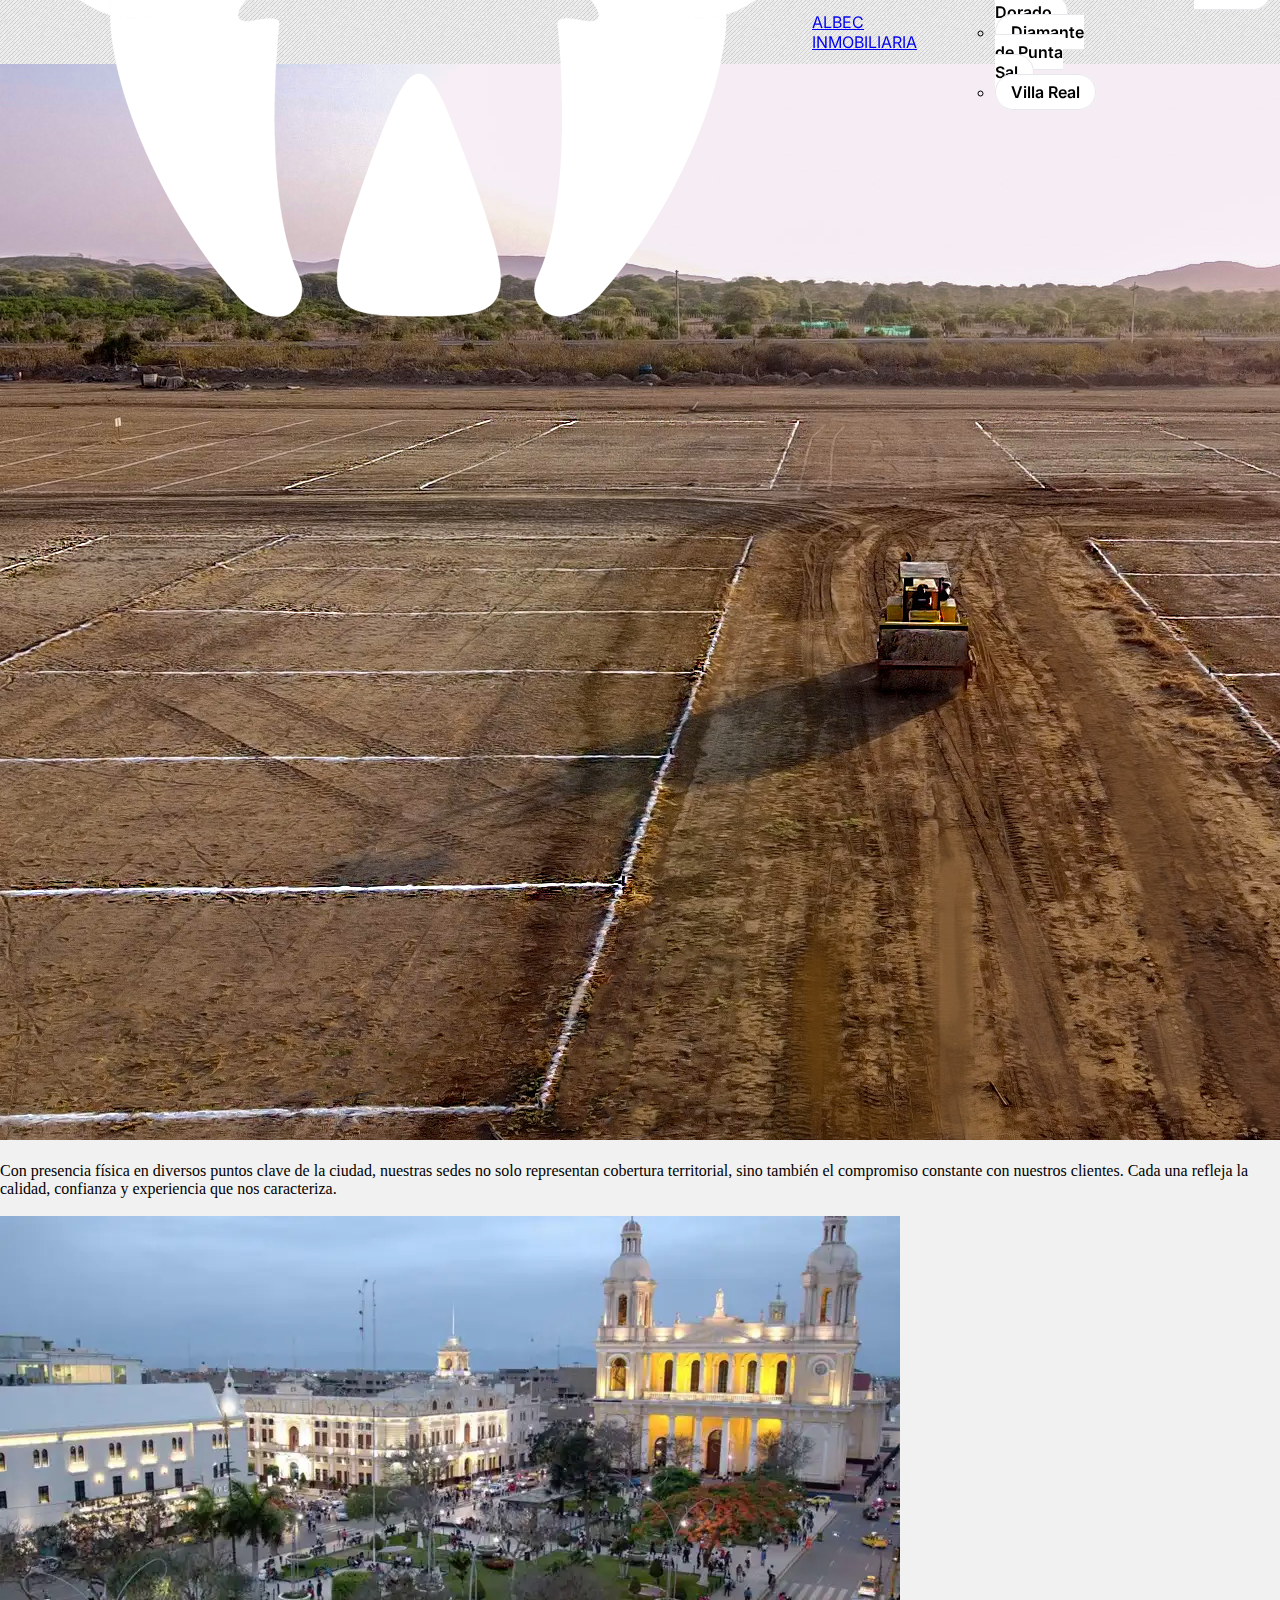
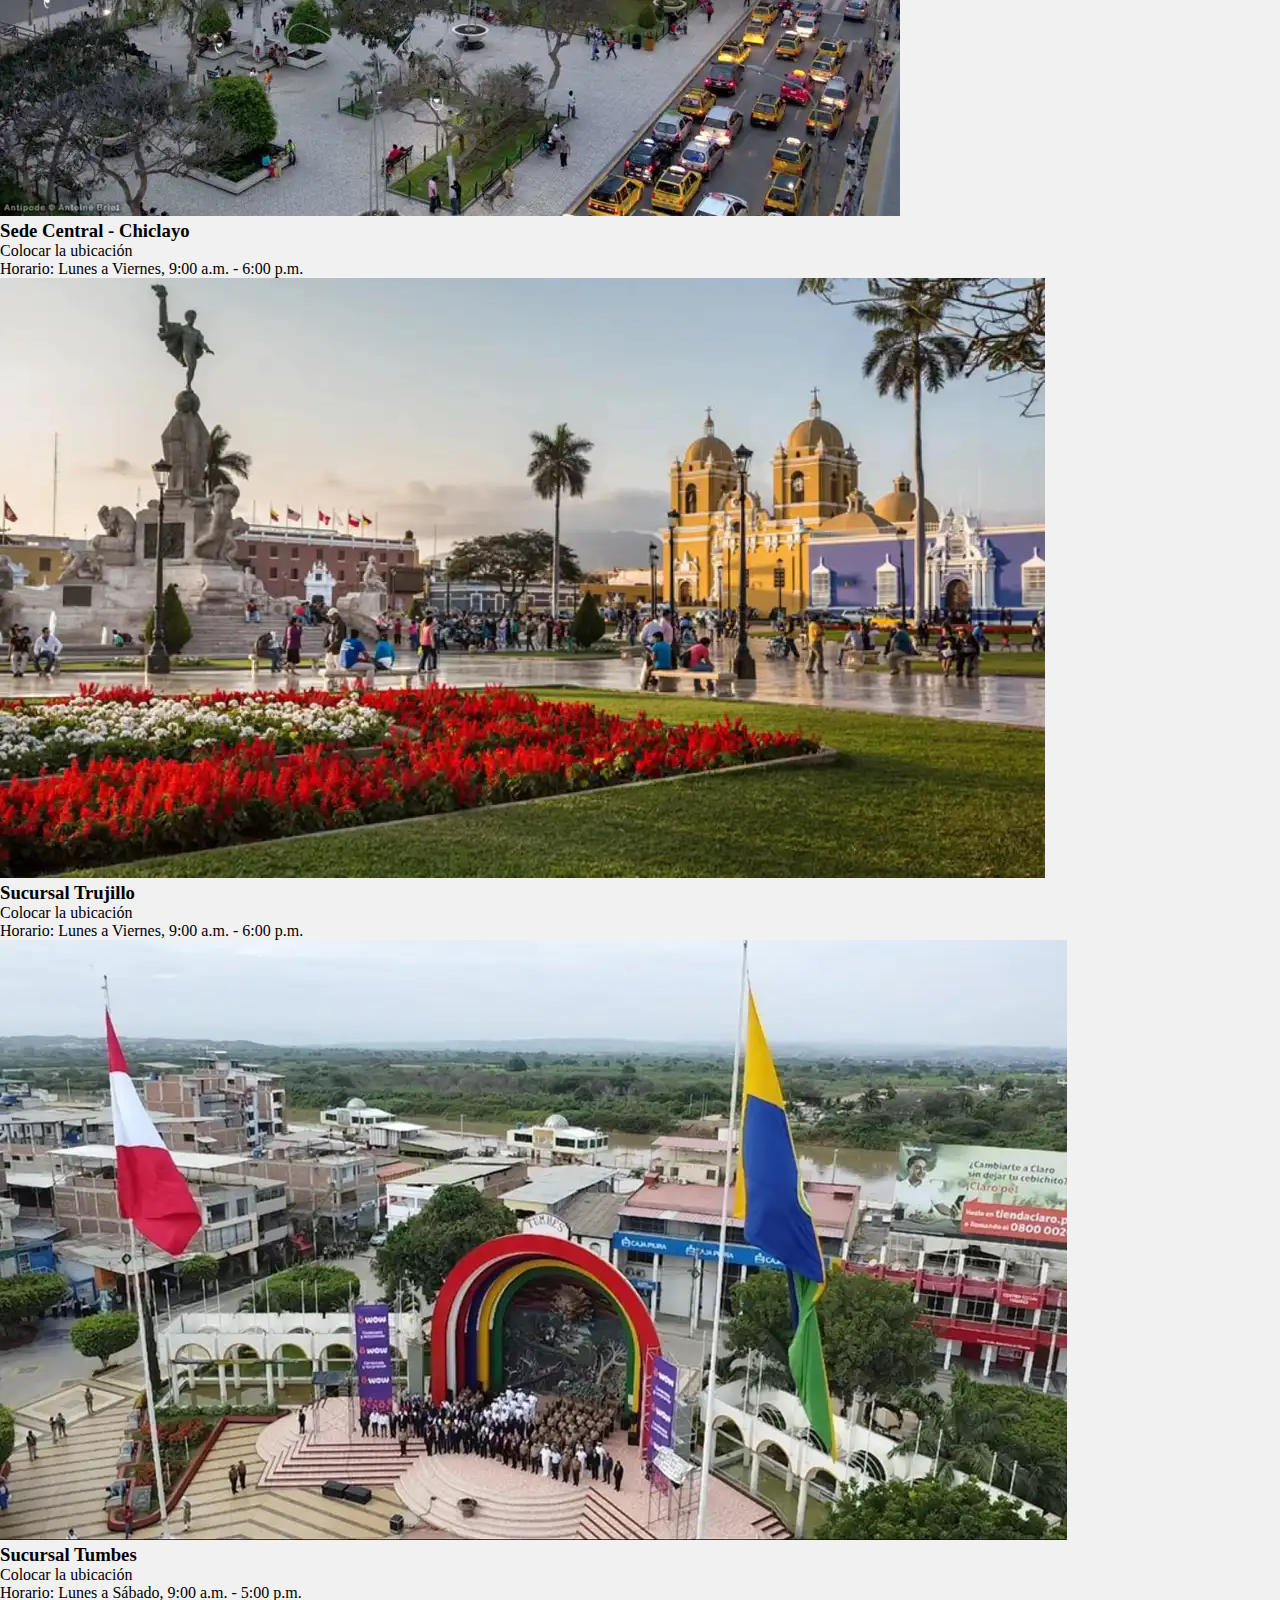
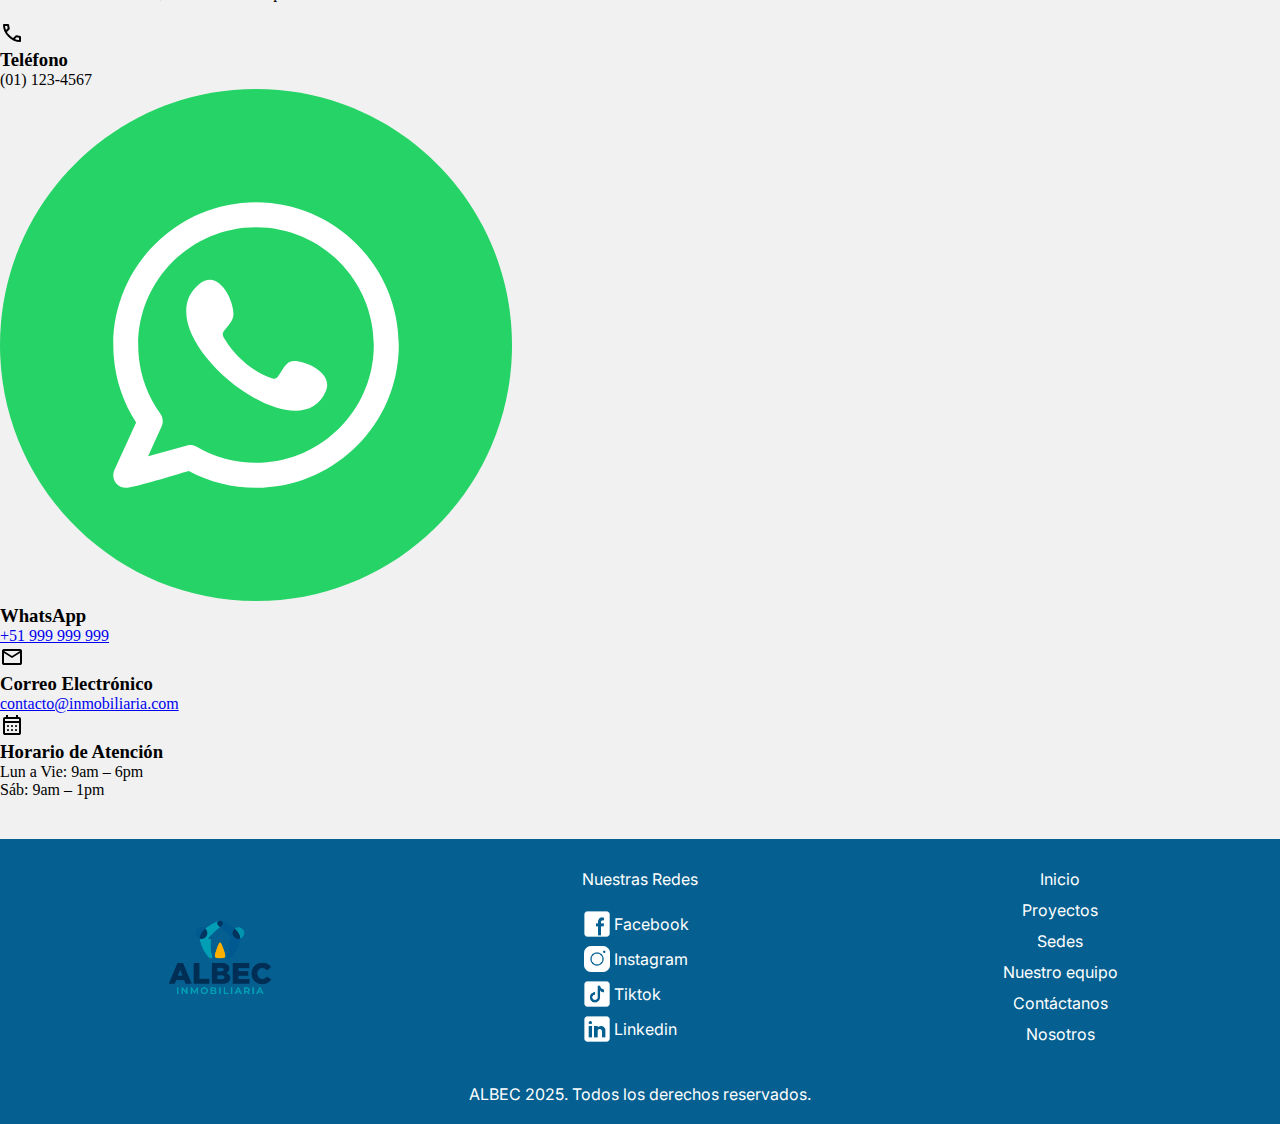
<file: sedes.html>
<!-- index.html -->
<!DOCTYPE html>
<html>

<head>
    <meta charset="UTF-8">
    <meta name="viewport" content="width=device-width, initial-scale=1.0">
    <title>ALBEC</title>

    <!-- FUENTE INTER(PRINCIPAL) -->
    <link rel="preconnect" href="https://fonts.googleapis.com">
    <link rel="preconnect" href="https://fonts.gstatic.com" crossorigin>
    <link href="https://fonts.googleapis.com/css2?family=Inter:opsz,wght@14..32,100..900&display=swap" rel="stylesheet">

    <!-- FUENTE FRAUNCES(HEADING) -->
    <link rel="preconnect" href="https://fonts.googleapis.com">
    <link rel="preconnect" href="https://fonts.gstatic.com" crossorigin>
    <link href="https://fonts.googleapis.com/css2?family=Fraunces:opsz,wght,SOFT@9..144,100..900,50&display=swap"
        rel="stylesheet">

    <!-- SWIPER JS(CARRUSEL) -->
    <link rel="stylesheet" href="https://cdn.jsdelivr.net/npm/swiper@11/swiper-bundle.min.css" />

    <!-- PLYR (BOTONES DE VIDEO) -->
    <link rel="stylesheet" href="https://cdn.plyr.io/3.7.8/plyr.css" />

    <!-- AOS (ANIMACIONES LIGERAS) -->
    <link href="https://unpkg.com/aos@2.3.1/dist/aos.css" rel="stylesheet">

    <!-- MAIN STYLE.CSS -->
    <link rel="preload" href="./css/index-style.css" as="style">
    <link rel="stylesheet" href="./css/index-style.css">
    <link rel="preload" href="./css/style.css" as="style">
    <link rel="stylesheet" href="./css/style.css">
</head>

<body>

    <header class="header">
        <nav class="navbar">
            <a href="./index.html" class="navbar__logo">
                <img src="./src/img/logo_albec_icon_blanco.webp" alt="Logo de ALBEC">
                <div>
                    <p>ALBEC</p>
                    <p>INMOBILIARIA</p>
                </div>
            </a>
            <label class="navbar_menu-button">
                <input type="checkbox" class="button-checkbox" id="menu-toggle">
                <span></span>
                <span></span>
                <span></span>
            </label>
            <ul class="navbar__enlaces" id="menu-enlaces">
                <li><a class="navbar__enlace" href="./index.html">Inicio</a></li>
                <li>
                    <a class="navbar__enlace" href="#">Proyectos</a>
                    <ul class="navbar__enlace--menu">
                        <li><a class="navbar__enlace" href="./palmo.html">Palmo Dorado</a></li>
                        <li><a class="navbar__enlace" href="./diamante.html">Diamante de Punta Sal</a></li>
                        <li><a class="navbar__enlace" href="./villa.html">Villa Real</a></li>
                    </ul>
                </li>
                <li><a class="navbar__enlace" href="./sedes.html">Sedes</a></li>
                <li><a class="navbar__enlace" href="./quienes-somos.html">¿Quienes somos?</a></li>
                <li><a class="navbar__enlace" href="#">Intranet</a></li>
                <li><a class="navbar__enlace--contacto navbar__enlace" href="#">Contáctanos</a></li>
            </ul>
        </nav>
    </header> <!-- FIN: HEADER -->
    <main class="main">

        <section class="presentacion-sedes">
            <img class="presentacion-sedes-imagen" src="./src/img/sedes/sedes.jpg">

            </img>
        </section> <!-- FIN: PRESENTACION -->

        <section class="seccion-sedes">
            <div class="contenedor-sedes-header">
                <div class="sedes__caja" data-aos="fade-up" data-aos-duration="1000">
                    <p class="sedes__titulo">Nuestras Sedes</p>
                </div>
                <p>
                    Con presencia física en diversos puntos clave de la ciudad, nuestras sedes no solo representan
                    cobertura territorial, sino también el compromiso constante con nuestros clientes. Cada una refleja
                    la calidad, confianza y experiencia que nos caracteriza.
                </p>
                <p data-aos="flip-up" data-aos-duration="600"><b>Te invitamos a conocernos personalmente en cualquiera
                        de nuestras ubicaciones.</b></p>
            </div>

            <div class="contenedor-sedes-body">
                <!-- Sede 1 -->
                <div class="sede">
                    <img src="./src/img/sedes/chiclayo.webp" alt="Oficina Principal" class="imagen-sede">
                    <div class="info-sede">
                        <h3>Sede Central - Chiclayo</h3>
                        <p>Colocar la ubicación</p>
                        <p>Horario: Lunes a Viernes, 9:00 a.m. - 6:00 p.m.</p>
                    </div>
                </div>

                <!-- Sede 2 -->
                <div class="sede">
                    <img src="./src/img/sedes/trujillo.webp" alt="Sucursal San Isidro" class="imagen-sede">
                    <div class="info-sede">
                        <h3>Sucursal Trujillo</h3>
                        <p>Colocar la ubicación</p>
                        <p>Horario: Lunes a Viernes, 9:00 a.m. - 6:00 p.m.</p>
                    </div>
                </div>

                <!-- Sede 3 -->
                <div class="sede">
                    <img src="./src/img/sedes/tumbes.webp" alt="Sucursal La Molina" class="imagen-sede">
                    <div class="info-sede">
                        <h3>Sucursal Tumbes</h3>
                        <p>Colocar la ubicación</p>
                        <p>Horario: Lunes a Sábado, 9:00 a.m. - 5:00 p.m.</p>
                    </div>
                </div>
            </div>

            <section class="seccion-contacto-rapido">
                <div class="contacto__caja" data-aos="flip-up" data-aos-duration="500">
                    <p class="contacto__titulo">Contacto Rápido 👋</p>
                </div>
                <div class="contenedor-contacto">

                    <!-- Teléfono -->
                    <div class="contacto">
                        <img src="./src/icon/phone.svg" alt="Teléfono" class="icono-contacto">
                        <h3>Teléfono</h3>
                        <p>(01) 123-4567</p>
                    </div>

                    <!-- WhatsApp -->
                    <div class="contacto">
                        <img src="./src/icon/whatsapp.svg" alt="WhatsApp" class="icono-contacto">
                        <h3>WhatsApp</h3>
                        <p><a href="https://wa.me/51999999999" target="_blank">+51 999 999 999</a></p>
                    </div>

                    <!-- Correo -->
                    <div class="contacto">
                        <img src="/src/icon/email.svg" alt="Correo" class="icono-contacto">
                        <h3>Correo Electrónico</h3>
                        <p><a href="mailto:contacto@inmobiliaria.com">contacto@inmobiliaria.com</a></p>
                    </div>

                    <!-- Horario -->
                    <div class="contacto">
                        <img src="/src/icon/calendar.svg" alt="Horario" class="icono-contacto">
                        <h3>Horario de Atención</h3>
                        <p>Lun a Vie: 9am – 6pm</p>
                        <p>Sáb: 9am – 1pm</p>
                    </div>

                </div>
            </section>

    </main>

    <footer class="footer">

        <div class="footer_contenido">
            <a href="#">
                <img src="./src/img/logo_albec.png" alt="Logo de empresa ALBEC" draggable="false" class="logo">
            </a>
            <div class="footer_redes">
                <p>Nuestras Redes</p>
                <ul>
                    <a href="#">
                        <img class="icono" src="./src/icon/sm/facebook.webp" alt="ícono de facebook">
                        Facebook
                    </a>
                    <a href="#">
                        <img class="icono" src="./src/icon/sm/instagram.webp" alt="ícono de instagram">
                        Instagram
                    </a>
                    <a href="#">
                        <img class="icono" src="./src/icon/sm/tiktok.webp" alt="ícono de tiktok">
                        Tiktok
                    </a>
                    <a href="#">
                        <img class="icono" src="./src/icon/sm/linkedin.webp" alt="ícono de linkedin">
                        Linkedin
                    </a>
                </ul>
            </div>
            <div class="footer_enlaces">
                <ul>
                    <a href="#">Inicio</a>
                    <a href="#">Proyectos</a>
                    <a href="#">Sedes</a>
                    <a href="#">Nuestro equipo</a>
                    <a href="#">Contáctanos</a>
                    <a href="#">Nosotros</a>
                </ul>
            </div>
            <p class="footer_informacion-bottom">ALBEC 2025. Todos los derechos reservados.</p>
        </div>

    </footer> <!-- FIN: FOOTER -->

    <script src="https://cdn.jsdelivr.net/npm/swiper@11/swiper-bundle.min.js"></script>
    <script src="https://cdn.plyr.io/3.7.8/plyr.polyfilled.js"></script>
    <script src="https://unpkg.com/aos@2.3.1/dist/aos.js"></script>
    <script src="./js/carousel.js"></script>
    <script src="./js/script.js"></script>
</body>

</html>
</file>
<file: css/index-style.css>
/* ((HERO)) */

.hero {
    background-image: url(../src/img/bg/index/4.jpg);
    background-size: cover;
    background-position: center;
    background-repeat: no-repeat;
    position: relative;
}

/* ((HERO: CONTENIDO)) */

.hero__filtro {
    position: absolute;
    inset: 0;
    z-index: 1;
    /*  background-image: linear-gradient(to top, var(--colorPrincipalAlpha) 60%, var(--colorPrincipal)); */
    background-color: rgba(0, 0, 0, 0.559);
}

.hero__texto {
    font-family: var(--fuentePrincipal);
    text-align: center;

    position: relative;
    z-index: 2;
    display: flex;
    flex-direction: column;
    align-items: center;
    justify-content: center;
    color: var(--blanco);
    padding: 8rem 0;
}

.hero__informacion-top {
    text-transform: uppercase;
    letter-spacing: 0.1rem;
}

.hero__titulo {
    font-size: 3.9rem;
    font-weight: 400;
    line-height: 1.44;
    width: min(95%, 34.9rem);
}

.hero__titulo span {
    font-weight: 900;
    font-size: 4.1rem;
    color: var(--colorPrimario);
    text-shadow: 0 0 25px #ffffff3a;
}

/* => HERO: TITULO SPAN WAVE EFFECT */

.wave-text span {
    display: inline-block;
    font-size: 4rem;
    animation: wave 5.5s ease-in-out infinite;
  }

.wave-text span:nth-child(1) {
    animation-delay: 0s;
}

.wave-text span:nth-child(2) {
    animation-delay: 0.1s;
}

.wave-text span:nth-child(3) {
    animation-delay: 0.2s;
}

.wave-text span:nth-child(4) {
    animation-delay: 0.3s;
}

.wave-text span:nth-child(5) {
    animation-delay: 0.4s;
}

.wave-text span:nth-child(6) {
    animation-delay: 0.5s;
}

.wave-text span:nth-child(7) {
    animation-delay: 0.6s;
}

.wave-text span:nth-child(8) {
    animation-delay: 0.7s;
}

.wave-text span:nth-child(9) {
    animation-delay: 0.8s;
}

.wave-text span:nth-child(10) {
    animation-delay: 0.9s;
}

.wave-text span:nth-child(11) {
    animation-delay: 1s;
}

.wave-text span:nth-child(12) {
    animation-delay: 1.1s;
}

.wave-text span:nth-child(13) {
    animation-delay: 1.2s;
}

.wave-text span:nth-child(14) {
    animation-delay: 1.3s;
}

.wave-text span:nth-child(15) {
    animation-delay: 1.4s;
}

@keyframes wave {
    0%, 27% {
      transform: translateY(0);
    }
    36% {
      transform: translateY(-10px);
    }
    45% {
      transform: translateY(0);
    }
    100% {
      transform: translateY(0);
    }
  }

/* FIN: HERO: TITULO SPAN WAVE EFFECT */

.hero__informacion-bottom {
    line-height: 1.8;
    margin: 0 auto;
    width: min(85%, 31.2rem);
}

/* HERO: BOTONES */

.hero__botones {
    display: flex;
    flex-direction: column;
    gap: 2rem;
    align-items: center;
    margin-top: 2rem;
}

.hero__boton_a {
    /* color icono en botón usando backgroud-image */
    /*     background-image: url(../src/icon/arrow-outward.svg);
    background-repeat: no-repeat;
    background-position: right 1rem center; */
    text-decoration: none;
    border-radius: .8rem;
    cursor: pointer;

    padding: 1rem;
    width: fit-content;
}

.hero__boton_a-secundario {
    background-color: var(--blanco);
    color: var(--negro);
    border: .1rem solid var(--grisBorder);

    /* layout */
    display: flex;
    align-items: center;
    justify-content: center;
    gap: 2rem;
}

.hero__boton_a-secundario:hover {
    background-color: var(--grisBgFocus);
    color: var(--colorPrimario);
}

.hero__boton_a-secundario:focus {
    outline: none;
    box-shadow: 0 0 0 4px var(--grisBgFocus);
}

.icon {
    width: 2rem;
    height: 2rem;
    color: inherit;
}

.hero__boton_a-primario {
    background-color: var(--colorPrimario2);
    color: var(--blanco);
    border: .1rem solid var(--grisBorder);
    font-size: 1.8rem;
    font-weight: 500;
    box-shadow: 0 1px 3px rgba(0, 0, 0, 0.12), 0 1px 2px rgba(0, 0, 0, 0.24);

    /* layout */
    position: relative;
    display: flex;
    align-items: center;
    justify-content: center;
    gap: 2rem;
    padding: 1.5rem;
}

.hero__boton_a-primario .icon {
    width: 2.2rem;
    height: 2.2rem;
}

/* HERO: DROPDOWN MENU */

.dropdown-menu {
    display: none;
    position: absolute;
    top: 100%;
    right: 0;
    background: #fff;
    border: 1px solid #ddd;
    border-radius: 0.8rem;
    box-shadow: 0 8px 20px rgba(0, 0, 0, 0.15);
    padding: 0.8rem 0;
    min-width: 220px;
    z-index: 10;
}

.dropdown-menu a {
    color: var(--grisTextMenu);
    font-size: 1.4rem;
    text-align: left;
    text-decoration: none;
    display: block;
    padding: 0.8rem 1.6rem;
}

.dropdown-menu a:hover {
    background: #f0f0f0;
}


.hero__boton-principal {
    position: relative;
}

.hero__boton-principal:hover .dropdown-menu {
    display: block;
}

.hero__boton-principal:hover .hero__boton_a-primario {
    background-color: var(--colorPrimario);
}

.hero__boton-principal:hover .elemento_translate-y {
    transform: translateY(-2px);
    box-shadow: 0 14px 28px rgba(0, 0, 0, 0.25), 0 10px 10px rgba(0, 0, 0, 0.22);
}

/* ((TESTIMONIOS)) */

.testimonios {
    display: flex;
    flex-direction: column;
    gap: 2rem;
    margin: 0 auto;
    padding: 7rem 0;
    width: min(80%, 100rem);
}

.testimonios__titulo {
    color: var(--negro);
    font-size: 3rem;
    font-family: var(--fuentePrincipal);
    font-weight: 800;
    text-align: center;
    margin-bottom: 8rem;
    width: 100%;
}

/* ((TESTIMONIOS: TESTIMONIO)) */


.testimonio {
    font-family: var(--fuentePrincipal);
    border-radius: .8rem;
    border: .1rem solid var(--grisBorder);
    background-color: var(--blanco);
    /* layout */
    display: flex;
    flex-direction: column;
    justify-content: left;
    align-items: center;
    padding: 4rem;
}

.testimonio img {
    width: 8.5rem;
    height: 8.5rem;
    border-radius: 50%;
}

.testimonio__informacion .testimonio__nombre {
    text-align: center;
    font-size: 2rem;
    font-weight: 500;
    line-height: 2.8;
}

.testimonio__informacion .testimonio__mensaje {
    color: var(--grisText);
    font-size: 1.4rem;
    line-height: 1.4;
}

.testimonio__informacion .testimonio__detalle {
    background-color: var(--grisBgText);
    font-size: 1.4rem;
    border-radius: .4rem;
    border: .1rem solid var(--grisBorder);
    /* layout */
    margin-top: 2rem;
    padding: .5rem 1rem;
    width: fit-content;
}

/* ((SOLICITAR-INFO)) */

.solicitar-info {
    background-color: var(--blanco);
    position: relative;
    display: flex;
    flex-direction: column;
    margin: 7rem 0;
    height: 120rem;
}

.s_i-imagen {
    background-image: linear-gradient(to bottom, #00000000 20%, var(--colorPrimario)), url(../src/img/bg/index/3.jpg);
    background-size: cover;
    background-position: center;
    aspect-ratio: 10/10;
}


.s_i-colorbg {
    flex: 1;
    background-color: var(--colorPrimario);
}

/* ((SOLICITAR-INFO: CONTENIDO)) */

.s_i-contenido {
    display: flex;
    flex-direction: column;
    align-items: center;
    gap: 10rem;
    position: absolute;
    bottom: 0;
    left: 50%;
    transform: translateX(-50%);
    padding-bottom: 4rem;
}

.s_i-titulo {
    color: var(--blanco);
    font-size: 3rem;
    font-family: var(--fuentePrincipal);
    font-weight: 800;
    text-align: center;
}

.s_i-formulario {
    background-color: var(--blanco);
    font-family: var(--fuentePrincipal);
    border-radius: .8rem;
    border: .1rem solid var(--gris);

    /* layout */
    display: flex;
    gap: 1.5rem;
    flex-direction: column;
    padding: 3rem;
    width: min(100%, 40rem);
}

.s_i-formulario .formulario__titulo {
    font-size: 2.2rem;
    font-family: var(--fuentePrincipal);
    font-weight: bolder;
    text-transform: uppercase;
    text-align: center;
}

/* ((ASESORES)) */

.asesores {
    background-color: var(--blanco);
    padding: 7rem 0;
}

.asesores__contenido {
    margin: 0 auto;
    width: 90%;
}

.asesores__titulo {
    color: var(--negro);
    font-size: 3rem;
    font-family: var(--fuentePrincipal);
    font-weight: 800;
    text-align: center;
}

.swiper3 {
    width: 100%;
    height: 100%;
    margin: 5rem auto 0;
}

.swiper3 .swiper-slide {
    /* Center slide text vertically */
    display: flex;
    justify-content: center;
    align-items: center;
    padding-bottom: 3rem;
    user-select: none;
}

.asesor {
    font-family: var(--fuentePrincipal);
    border-radius: .8rem;
    border: .1rem solid var(--grisBorder);
    background-color: var(--blanco);
    /* height: 40rem; */
    overflow: hidden;
    width: 100%;
}

.asesor__imagen {
    background-color: var(--crema);
    background-image: url(../src/img/textures/asfalt-light.png);

    overflow: hidden;
    aspect-ratio: 10/5;
    display: flex;
    justify-content: center;
}

.asesor__imagen img {
    height: 100%;
    /* filter: brightness(.9) drop-shadow(0px 0px 25px var(--gris)); */
    padding-top: 2rem;
}

.asesor__informacion {
    display: flex;
    flex-direction: column;
    align-items: center;
    padding-bottom: 1rem;
}


.asesor__nombre {
    text-align: center;
    font-size: 2rem;
    font-weight: 500;
    line-height: 2.8;
}

.asesor__cargo {
    background-color: var(--grisBgText);
    color: var(--negroLight);
    font-size: 1.4rem;
    border-radius: .4rem;
    border: .1rem solid var(--grisBorder);
    /* layout */
    margin-top: 1rem;
    padding: .5rem 1rem;
    width: fit-content;
}

.asesor__telefono {
    color: var(--negroLight);
    text-align: center;
    font-size: 1.4rem;
}

.asesor__informacion div:nth-of-type(1) {
    display: flex;
    align-items: center;
    gap: 1rem;
    margin-top: .5rem;
}


/* ((UTILIDADES)) */

.boton {
    width: 3.6rem;
    height: 3.6rem;
    border-radius: .8rem;
    border: .1rem solid var(--grisBorder);
    display: flex;
    justify-content: center;
    align-items: center;
}

.tarjeta {
    box-shadow: 0 1px 3px var(--grisShadow);
}


@media (min-width: 576px) {
    .hero__texto {
        padding: 10rem 0;
    }

    .testimonios>img {
        display: none
    }
}

@media (min-width: 860px) {

    .hero__texto {
        padding: 12rem 0;
    }

    .testimonios {
        display: grid;
        grid-template-columns: repeat(3, 1fr);
        column-gap: .2rem;
    }

    .testimonios__titulo {
        grid-column: 1 / 4;
    }
}




@media (min-width: 1000px) {

    .hero__titulo {
        font-size: 4.2rem;
        width: min(95%, 38rem);
    }

    .hero__titulo span {
        font-size: 4.4rem;
    }

    .testimonios {
        grid-template-columns: 1.8fr 1fr;
        column-gap: 2rem;
    }

    .testimonios__titulo {
        grid-column: 1 / 3;
    }

    .testimonios>img {
        display: block;
        width: 100%;
        grid-row: 2 / 5;
    }

    ;

    .testimonio {
        width: 30%;
    }

    .asesores__contenido {
        width: 80%;
    }

    .solicitar-info {
        height: 100rem;
    }

    .s_i-imagen {
        aspect-ratio: 10/5;
    }
}

@media (min-width: 1300px) {

    .hero__texto {
        padding: 15rem 0;
    }

    .hero__titulo {
        font-size: 4.8rem;
        width: 85%;
    }


    .hero__informacion-bottom {
        width: 70%;
    }

}
</file>
<file: css/style.css>
:root {
    --blanco: #fff;
    --gris: #777777;
    --grisClaro: #e8e8e8;
    --grisClaro2: #f1f1f1;
    --grisBorder: #e5e7eb;
    --grisBorderHigh: #a3a3a3aa;
    --grisText: #6b7280;
    --grisTextMenu: #374151;
    --grisBgText: #f9fafb;
    --grisBgFocus: #f3f4f6;
    --grisShadow: #0000001a;
    --negro: #000;
    --negroLight: #11181d;
    --negroAlpha: #00000080;
    --fuentePrincipal: 'Inter', sans-serif;
    --fuenteHeading: 'Fraunces', serif;
    --colorPrimario: #003156;
    --colorPrimarioAlpha: #00315608;
    --colorPrimarioAlpha: #00315670;
    --colorPrimario2: #055f91;
    --colorPrimario3: #02a5b4;
    --colorSecundario: #fbb12f;
    --colorSecundario2: #ec9b0f;
    --crema: #FBF5DD;
}

html {
    font-size: 62.5%;
    box-sizing: border-box;

    /* APARIENCIA */
    background-color: var(--grisClaro2);
}

*,
*:before,
*:after {
    box-sizing: inherit;
    margin: 0;
    padding: 0;
}

body {
    font-size: 1.6rem;
}


/* ((MAIN)) */

.main {
    padding-top: 6rem;
}

/* ((MUESTRA)) */

.muestra {
    position: relative;
}

.fondo--filtro {
    position: absolute;
    width: 100%;
    height: 100%;
    background: linear-gradient(to bottom, var(--colorPrimario), rgba(0, 0, 0, 0) 100%);
    pointer-events: none;
    z-index: 1;
}

/* => MUESTRA IMAGEN */

.muestra__imagen {
    display: none;
}


/* => MUESTRA VIDEO */

.video {
    width: 100%;
    height: 100%;
    object-fit: cover;
}

/* => MUESTRA BANNER */

.muestra__banner {
    /* layout */
    display: flex;
    flex-direction: column;
    gap: 1rem;
    position: absolute;
    bottom: 0;
    left: 50%;
    transform: translateX(-50%) translateY(75%);
    width: 90%;
}

.banner__titulo {
    font-family: var(--fuenteHeading);
    font-size: 2rem;
    text-align: center;
    color: var(--blanco);
    background-color: var(--colorPrimarioAlpha);
    backdrop-filter: blur(10px);
    padding: 1rem 2rem;
    width: fit-content;
}

.banner__titulo p:last-of-type {
    font-size: 3.4rem;
}

.banner__informacion {
    background-color: var(--blanco);
    font-family: var(--fuentePrincipal);
    font-weight: 600;
    box-shadow: 0px 0px 10px var(--negroAlpha);

    /* layout */
    display: flex;
    justify-content: space-around;
    gap: 1rem;
    padding: 2rem;
    width: 100%;
}

.banner__informacion div:nth-child(1) {
    text-align: center;
    display: flex;
    flex-direction: column;
    align-items: center;
    justify-content: center;
}

.banner__informacion div:nth-child(1) p:last-of-type {
    font-size: 2rem;
}


.banner__informacion div:nth-child(2) {
    color: var(--colorPrimario);
    display: flex;
    align-items: center;
    justify-content: center;
    gap: 1rem;
}


/* 
.muestra__banner {
    width: fit-content;
    font-family: var(--fuentePrincipal);
    position: absolute;

    left: 0;
    bottom: 0;
    display: flex;
    flex-direction: column;
    padding: 0 0 5rem 5rem;

}

.muestra__banner--default {
    width: fit-content;
    background-color: var(--colorPrimario);
    color: var(--blanco);
}

.muestra__banner p:nth-child(1) {
    font-size: 3rem;
    font-weight: 500;
    padding: .3rem 1rem;
}

.muestra__banner p:nth-child(2) {
    font-family: var(--fuenteHeading);
    color: var(--colorSecundario);
    font-size: 7.3rem;
    font-weight: bolder;
    text-shadow: 3px 3px 8px var(--negroAlpha);
    background-color: var(--negroAlpha);
    backdrop-filter: blur(10px);

}

.muestra__banner p:nth-child(3) {
    font-style: italic;
    font-size: 2.9rem;
    padding: .5rem 1rem;
}

.muestra__banner p:nth-child(3) span {
    font-family: var(--fuenteHeading);
    font-size: 4.3rem;
    font-weight: bolder;
}

.muestra__banner p:nth-child(4) {
    background-color: var(--gris);
    font-size: 1.9rem;
    font-weight: 500;
    padding: .7rem 1rem;

    display: flex;
    align-items: center;
    gap: 1rem;
}
 */
/* ((CONTENIDO)) */

.contenido {
    /* layout */
    display: flex;
    flex-direction: column;
    gap: 2rem;
    margin-top: 16rem;
}

/* ((INFORMACION)) */

.informacion__izquierda {}

/* ((INFORMACION: ENTRADA)) */

.informacion__entrada h2 {
    font-size: 2.8rem;
}

.informacion__entrada p {
    line-height: 1.7;
    margin-top: 2rem;
}

/* ((INFORMACION: TOP))*/

.informacion__top {
    /* layout */
    display: flex;
    flex-direction: column;
    gap: 2rem;
    margin: 3rem auto;
    width: min(70%, 60%);
}

.informacion__top div {
    border-radius: .8rem;
    border: none;
    background-color: var(--colorPrimario);

    /* layout */
    display: flex;
    gap: 2rem;
    justify-content: center;
    align-items: center;
    padding: 1rem 1.5rem;
    transition: transform .2s ease;
}

.informacion__top div:hover {
    transform: scaleX(1.03) scaleY(1.03);
}

.informacion__top p {
    font-family: var(--fuentePrincipal);
    color: var(--blanco);
    user-select: none;
    font-size: 1.4rem;
    font-weight: bolder;
    text-align: center;
}

.informacion__top img {
    user-select: none;
}

/* ((INFORMACION: UBICACION)) */

.ubicacion {
    /* layout */
    position: relative;
    display: flex;
    flex-direction: column;
    gap: 5rem;
    margin: 7rem 0;
}

.ubicacion__banner {
    display: flex;
    flex-direction: column;
    justify-content: center;
    align-items: center;
    gap: 2rem;
}

.ubicacion__titulo {
    font-size: 3rem;
    font-family: var(--fuenteHeading);
    font-weight: bolder;
    text-transform: uppercase;
    text-align: center;
}

.ubicacion__mapa {
    aspect-ratio: 10 / 13;
    width: 100%;
    margin: 0 auto;
}

.ubicacion__botones {
    display: flex;
    gap: 1rem;
}

.ubicacion__boton {
    font-weight: normal;
    display: flex;
    align-items: center;
    gap: 1rem;
}

/* ((INFORMACION: BENEFICIOS)) */

.beneficios {

    display: flex;
    flex-direction: column;
    align-items: center;
    justify-content: center;
    margin: 7rem auto;
}

.beneficios__titulo {
    font-size: 3rem;
    font-family: var(--fuenteHeading);
    font-weight: bolder;
    text-transform: uppercase;
    text-align: center;
}

.beneficios__layout {
    /* layout */
    display: grid;
    grid-template-columns: repeat(2, 1fr);
    gap: 1rem;
    margin-top: 2rem;
}

.beneficio {
    background-color: var(--colorPrimario);
    color: var(--blanco);
    font-size: 1.4rem;
    font-weight: 700;
    text-align: left;
    border-radius: .8rem;
    border: .1rem solid var(--colorPrimario2);
    user-select: none;

    /* layout */
    display: flex;
    justify-content: space-between;
    align-items: center;
    gap: 1rem;
    padding: 1rem 2rem;
    transition: transform .2s ease;
}


.beneficio:hover {
    transform: scaleX(1.03) scaleY(1.03);
}

/* ((INFORMACION: RECURSOS)) */

.recursos {
    margin: 7rem 0;
}

.recursos__titulo {
    font-size: 3rem;
    font-family: var(--fuenteHeading);
    font-weight: bolder;
    text-transform: uppercase;
    text-align: left;
}

.recursos__informacion {
    line-height: 1.7;
    margin-top: 2rem;
}

.recursos__videos {
    margin-top: 4rem;
}

.recursos__videos iframe {
    width: 100%;
    aspect-ratio: 16 / 9;
}

.recursos__fotos {
    margin-top: 4rem;
}

/* ((SWIPER1)) */

.swiper1 {
    width: 100%;
    aspect-ratio: 16 / 10;
}

.swiper1 .swiper-slide {
    display: flex;

}

.swiper1 .swiper-slide img {
    width: 100%;
    object-fit: cover;
}

/* => DISEÑO DE FLECHAS SWIPER */
.swiper-button-next,
.swiper-button-prev {
    background-color: var(--grisClaro);
    border-radius: 40px;
    --swiper-navigation-color: var(--blanco);
    --swiper-navigation-size: 2.4rem;
    height: 4rem;
    width: 4rem;
    transition: background-color .3s ease;
}

.swiper-button-next:hover,
.swiper-button-prev:hover {
    background-color: var(--gris);
}



.recursos__foto {
    background-color: var(--blanco);
    border-radius: .8rem;
    border: .1rem solid var(--grisBorder);
    display: flex;
    justify-content: center;
    padding: 3rem;
    width: 100%;
}



/* ((INFORMACION: CONOCE)) */

.conoce {
    margin: 7rem 0;
    width: 100%;
}

.conoce__informacion {
    line-height: 1.7;
    margin-top: 2rem;
}

.swiper2 {
    margin-top: 4rem;
    width: 100%;

}

.swiper2 .swiper-slide {
    display: flex;
    justify-content: center;
    align-items: center;
}



.conoce__elemento {
    background-color: var(--blanco);
    border: .1rem solid var(--grisBorder);
    border-radius: .8rem;

    padding: 3rem 4.5rem;

}

.conoce__elemento p:nth-of-type(1) {
    font-size: 2.5rem;
    font-weight: bolder;
    margin: 2rem 0;
}

.conoce__elemento p:nth-of-type(2) {
    background-color: var(--grisBgText);
    border: .1rem solid var(--grisBorder);
    border-radius: .4rem;
    padding: .5rem 1rem;
    font-size: 1.4rem;
    width: fit-content;
}

.conoce__elemento p:nth-of-type(3) {
    line-height: 1.4;
    margin-top: 1rem;
}

.conoce__elemento img {
    width: 100%;
    aspect-ratio: 10 / 7;
    object-fit: cover;
}

/* => INFORMACION DERECHA */

.informacion__derecha {}

/* => FORMULARIO */

.formulario {
    flex: 1.3;
    box-shadow: 0px 0px 15px var(--grisBorder);

    /* layout */
    display: flex;
    flex-direction: column;
    gap: 2rem;
    justify-content: center;
    align-items: center;
    padding: 4rem 3rem 4rem;
    margin: 0 auto;
    height: fit-content;
    width: min(100%, 40rem);
}

.formulario .formulario__titulo {
    font-size: 1.9rem;
    font-family: var(--fuentePrincipal);
    font-weight: bolder;
    text-transform: uppercase;
    text-align: center;
}


.formulario .formulario__campo:nth-of-type(1) {
    margin-top: 3rem;
}

.formulario__campo {
    font-family: var(--fuentePrincipal);
    width: 100%;
    display: flex;
    flex-direction: column;
}

.formulario .formulario__campo span {
    font-weight: 500;
}

.formulario__campo input {
    margin-top: .5rem;
}

.formulario__input {
    /* input generico de formulario */
    padding: .8rem 1rem;
    border-radius: .8rem;
    border: .1rem solid var(--grisBorder);
}

.formulario__informacion {
    /* texto información generico de formulario */
    font-size: 1.3rem;
    text-align: center;
}

.formulario .formulario__informacion a {
    color: var(--colorPrimario2)
}

.formulario__input--submit {
    /* inpout--submit generico de formulario */
    font-family: var(--fuentePrincipal);
    background-color: var(--negro);
    color: var(--blanco);
    font-weight: bold;
    border-radius: .4rem;
    border: none;

    margin-top: 4rem;
    padding: 1.6rem 1rem;
    cursor: pointer;
    width: 100%;
}

/* ((FOOTER)) */


.footer {
    background-color: var(--colorPrimario2);
    margin-top: 4rem;
}

.footer_contenido {
    font-family: var(--fuentePrincipal);
    color: var(--blanco);

    padding: 3rem 2rem 2rem;
    display: grid;
    grid-template-columns: 1fr 1.5fr;
    column-gap: 2rem;
    row-gap: 4rem;
}

.footer_contenido>a {
    display: flex;
    justify-content: center;
    align-items: center;
}

.footer_contenido .logo {
    height: 13rem;
}

.footer_redes {
    margin: 0 auto;
}

.footer_redes ul,
.footer_enlaces ul {
    display: flex;
    flex-direction: column;
}

.footer_redes ul {
    gap: .5rem;
    margin-top: 2rem;
}

.footer_redes a {
    display: flex;
    align-items: center;
    gap: .2rem;
    text-decoration: none;
    color: var(--blanco);
}

.footer_redes .icono {
    height: 3rem;
}

.footer_enlaces {
    display: none;
}

.footer_informacion-bottom {
    text-align: center;
    grid-column: 1/3;
    ;
}

/* ((UTILIDADES)) */


.fuente-principal {
    font-family: var(--fuentePrincipal);
}

.contenedor {
    width: 90%;
    margin-left: auto;
    margin-right: auto;
}

.contenedor2 {
    width: min(100%, 150rem);
    margin: 0 auto;
}

.tarjeta-grid {
    background-color: var(--blanco);
    border: .1rem solid var(--grisBorder);
    border-radius: 1rem;
    overflow: hidden;
}

.tarjeta-grid-noimg {
    padding: 2rem;
}

.button-roundborder-simple {
    background-color: var(--blanco);
    border-radius: .8rem;
    border: .1rem solid var(--grisBorder);
    padding: .4rem 1rem;
    cursor: pointer;
    transition: color .2s ease, background-color .2s ease, transform .2s ease;
}

.button-roundborder-simple:hover {
    background-color: var(--grisClaro);
    transform: scaleX(1.1) scaleY(1.1);
}

.elemento_translate-y {
    transition: all 300ms;
}

.elemento_translate-y:hover {
    transform: translateY(-2px);
    box-shadow: 0 14px 28px rgba(0, 0, 0, 0.25), 0 10px 10px rgba(0, 0, 0, 0.22);
}

/* ((REUTILIZABLES)) */

.header {
    background-color: var(--blanco);
    background-image: url(../src/img/textures/diagonal-noise.png);
    width: 100%;
    position: fixed;
    z-index: 1000;
    top: 0;
    left: 0;
}

.navbar {
    font-family: var(--fuentePrincipal);
    font-size: 1.6rem;
    height: 6.4rem;

    margin: 0 3rem;
    display: flex;
    align-items: center;
    justify-content: space-between;
}

.navbar__logo {
    display: flex;
    align-items: center;
}

.navbar_menu-button {
    background: transparent;
    cursor: pointer;

    /* layout */
    position: relative;
    display: block;
    width: 40px;
    height: 30px;
}

.navbar_menu-button input {
    display: none;
}

.navbar_menu-button span {
    display: block;
    position: absolute;
    height: 4px;
    width: 100%;
    background: var(--blanco);
    border-radius: 9px;
    opacity: 1;
    left: 0;
    transform: rotate(0deg);
    transition: .25s ease-in-out;
}

.navbar_menu-button span:nth-of-type(1) {
    top: 0px;
    transform-origin: left center;
}

.navbar_menu-button span:nth-of-type(2) {
    top: 50%;
    transform: translateY(-50%);
    transform-origin: left center;
}

.navbar_menu-button span:nth-of-type(3) {
    top: 100%;
    transform: translateY(-100%);
    transform-origin: left center;
}

.navbar_menu-button input:checked~span:nth-of-type(1) {
    transform: rotate(45deg);
    top: 0px;
    left: 5px;
}

.navbar_menu-button input:checked~span:nth-of-type(2) {
    width: 0%;
    opacity: 0;
}

.navbar_menu-button input:checked~span:nth-of-type(3) {
    transform: rotate(-45deg);
    top: 28px;
    left: 5px;
}

.navbar__enlaces {
    display: none;
}

.navbar__enlace {
    background-color: var(--blanco);
    font-weight: 600;
    text-decoration: none;
    color: var(--negro);
    padding: .7rem 1.5rem;
    border-radius: 4rem;
    border: .1rem solid var(--grisBorder);
    transition: background .2s ease, color .2s ease, transform .2s ease;
}

.navbar__enlace:hover {
    transform: scaleX(1.1) scaleY(1.1);
    color: var(--blanco);
    background: var(--colorPrimario)
}

.navbar__enlace--contacto {
    display: none;
}

.navbar__enlace--colorbutton {
    color: var(--blanco);
    font-size: 1.3rem;
    font-style: italic;
    font-weight: 700;
    text-transform: uppercase;

    background-color: #003156;
    border-radius: 5rem;
    padding: 1rem;
    transition: background-color .3s ease;
}

.navbar__a--colorbutton:hover {
    background-color: var(--gris);
    color: var(--blanco);
}

.separador {
    width: 100%;
    height: .08rem;
    background-color: var(--colorPrimario);
    margin: 2rem 0;
}

.r-titulos {
    font-size: 3rem;
    font-family: var(--fuenteHeading);
    font-weight: bolder;
    text-transform: uppercase;
    text-align: center;
}

/* ((MEDIA QUERYS)) */

@media (min-width: 468px) {
    .ubicacion__mapa {
        aspect-ratio: 10/9;
    }

}


@media (min-width: 768px) {
    .navbar_menu-button {
        order: 3;
    }

    .navbar__enlace--contacto {
        order: 2;
        display: block;
    }

    .ubicacion__mapa {
        aspect-ratio: 10/7;
    }

    .swiper2 {
        width: 85%;
    }

    .conoce__elemento {
        padding: 3rem;
    }
}

@media (min-width: 900px) {

    .footer_enlaces {
        display: block;
    }

    .footer_enlaces ul {
        height: 100%;
        justify-content: space-between;
        align-items: center;
    }

    .footer_enlaces a {
        text-decoration: none;
        color: var(--blanco);
    }

    .footer_enlaces a:hover {
        color: var(--colorSecundario);
    }

    .footer_contenido {
        grid-template-columns: repeat(3, 1fr);
        row-gap: 4rem;
    }

    .footer_informacion-bottom {
        grid-column: 1 / 4;
    }
}

@media (min-width: 1000px) {
    .contenedor {
        width: min(95%, 120rem);
    }

    .contenido {
        flex-direction: row;
        gap: 4rem;
        margin-top: 8rem;
    }

    /* ((NAVBAR)) */

    .navbar_menu-button {
        display: none;
    }

    .navbar__enlaces {
        display: flex;
        gap: .5rem;
    }

    /* ((MUESTRA)) */
    .muestra {
        /* layout */
        position: relative;
        display: grid;
        grid-template-columns: 2.5fr 1fr;
        grid-auto-flow: dense;
        column-gap: .5rem;
        height: 60rem;
    }

    .muestra__banner {
        width: 60%;
        transform: translateX(-50%) translateY(25%);
    }

    .muestra__imagen {
        grid-column: 2/3;
        display: block;
        background-image: url(../src/img/bg/palmo/parque_pueblonuevo.webp);
        background-size: cover;
        background-position: center;
        position: relative;
    }

    .muestra__imagen::after {
        position: absolute;
        content: "";
        top: 0;
        left: 0;
        width: 100%;
        height: 100%;
        background-image: url(../src/img/textures/diagonal-noise.png);
        opacity: .7;
    }

    .informacion__izquierda {
        flex: 2.8;
        min-width: 0;
    }

    .informacion__derecha {
        flex: 1.3;
        min-width: 0;
        margin-bottom: 7rem;
    }

    /* ((INFORMACION TOP)) */

    .informacion__top {
        /* layout */
        flex-direction: row;
        width: 100%;
    }

    .informacion__top div {
        /* layout */
        flex-direction: row-reverse;
    }

    /* ((UBICACION)) */

    .ubicacion__mapa {
        width: 90%;
        aspect-ratio: 10 / 7;
    }

    /* ((BENEFICIOS)) */
    .beneficios__layout {
        /* layout */
        grid-template-columns: repeat(3, 1fr);
    }

    /* ((FORMULARIO)) */

    .formulario {
        position: sticky;
        top: 18rem;
        gap: 1rem;
        padding: 3rem;
        width: 100%;
    }

    .formulario__campo:nth-of-type(1) {
        margin-top: 2rem;
    }
}

@media (min-width: 1300px) {
    .navbar__enlaces {
        display: flex;
        gap: 2rem;
    }
}

/* ((MEDIA QUERYS WITH ASPECT RATIO)) */

@media (min-aspect-ratio: 16/9) and (max-width: 1500px) {
    .formulario {
        top: 10rem;
    }
}
</file>
